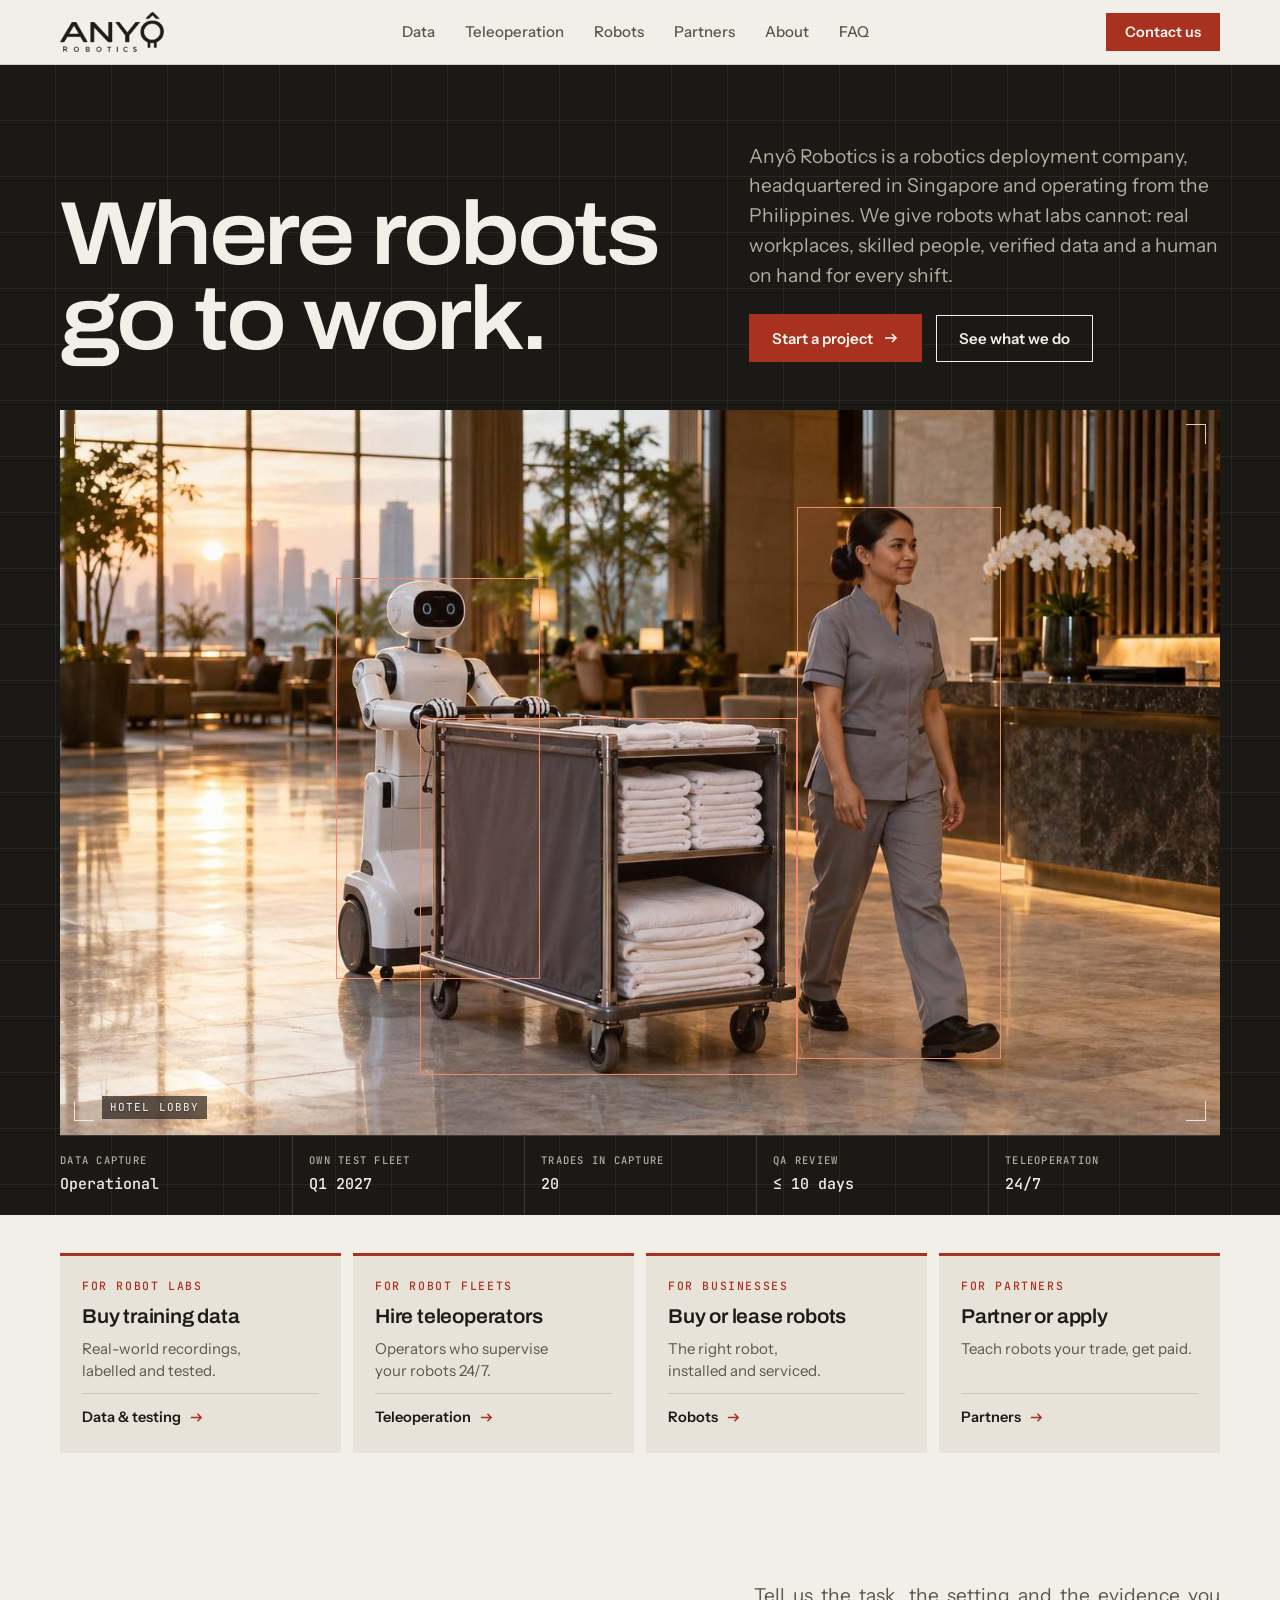
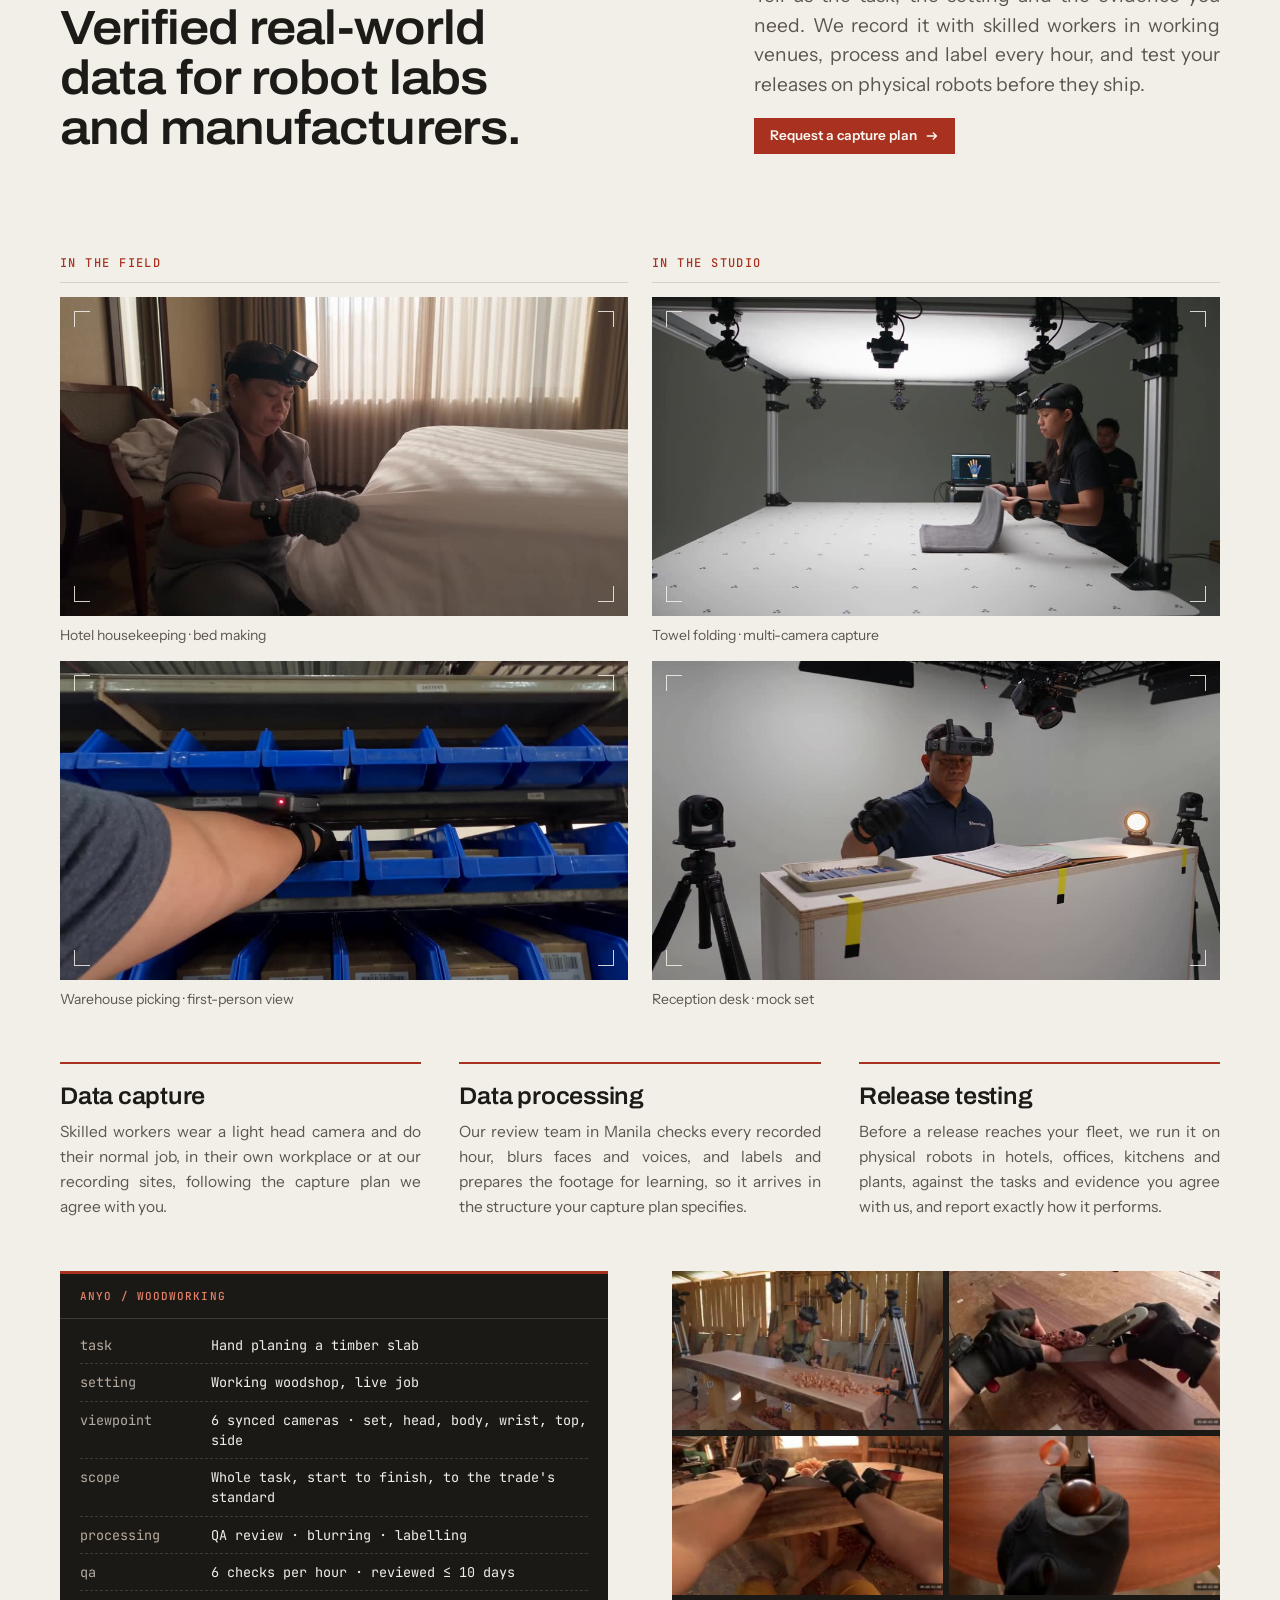
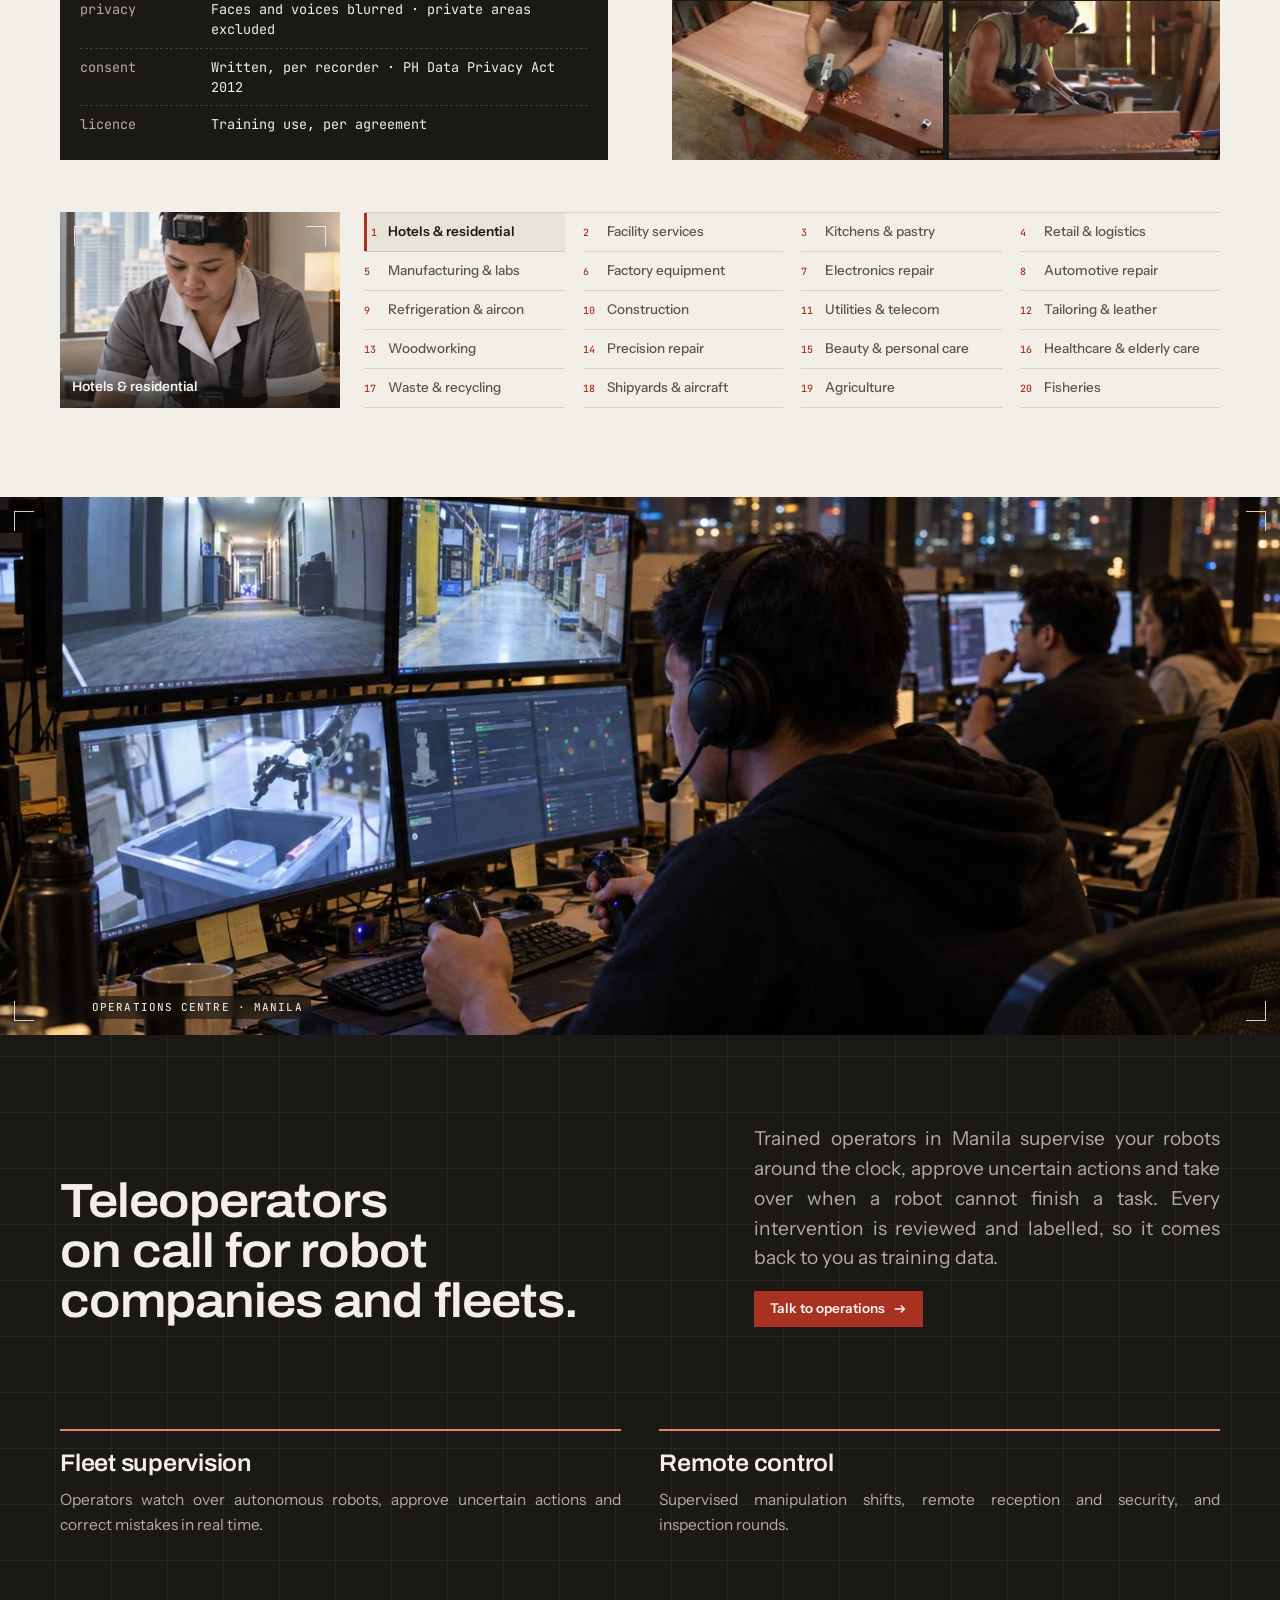
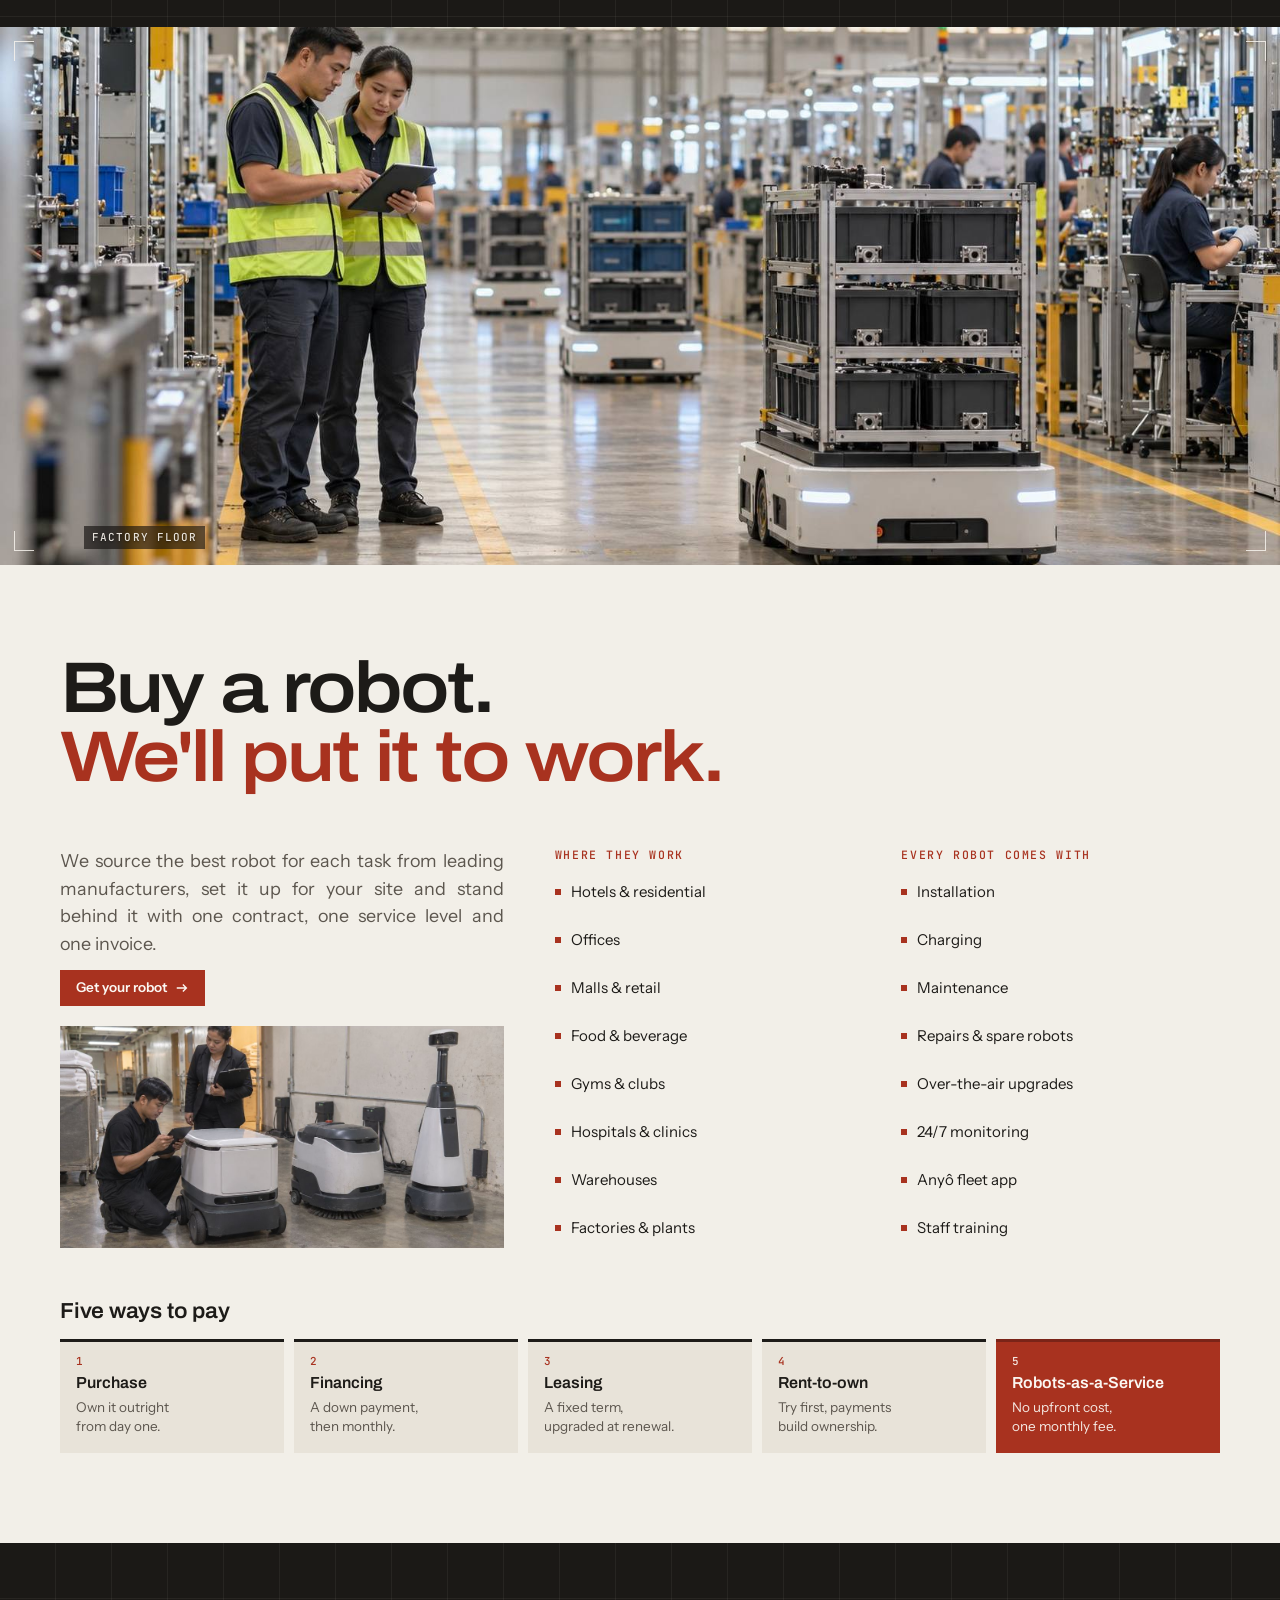
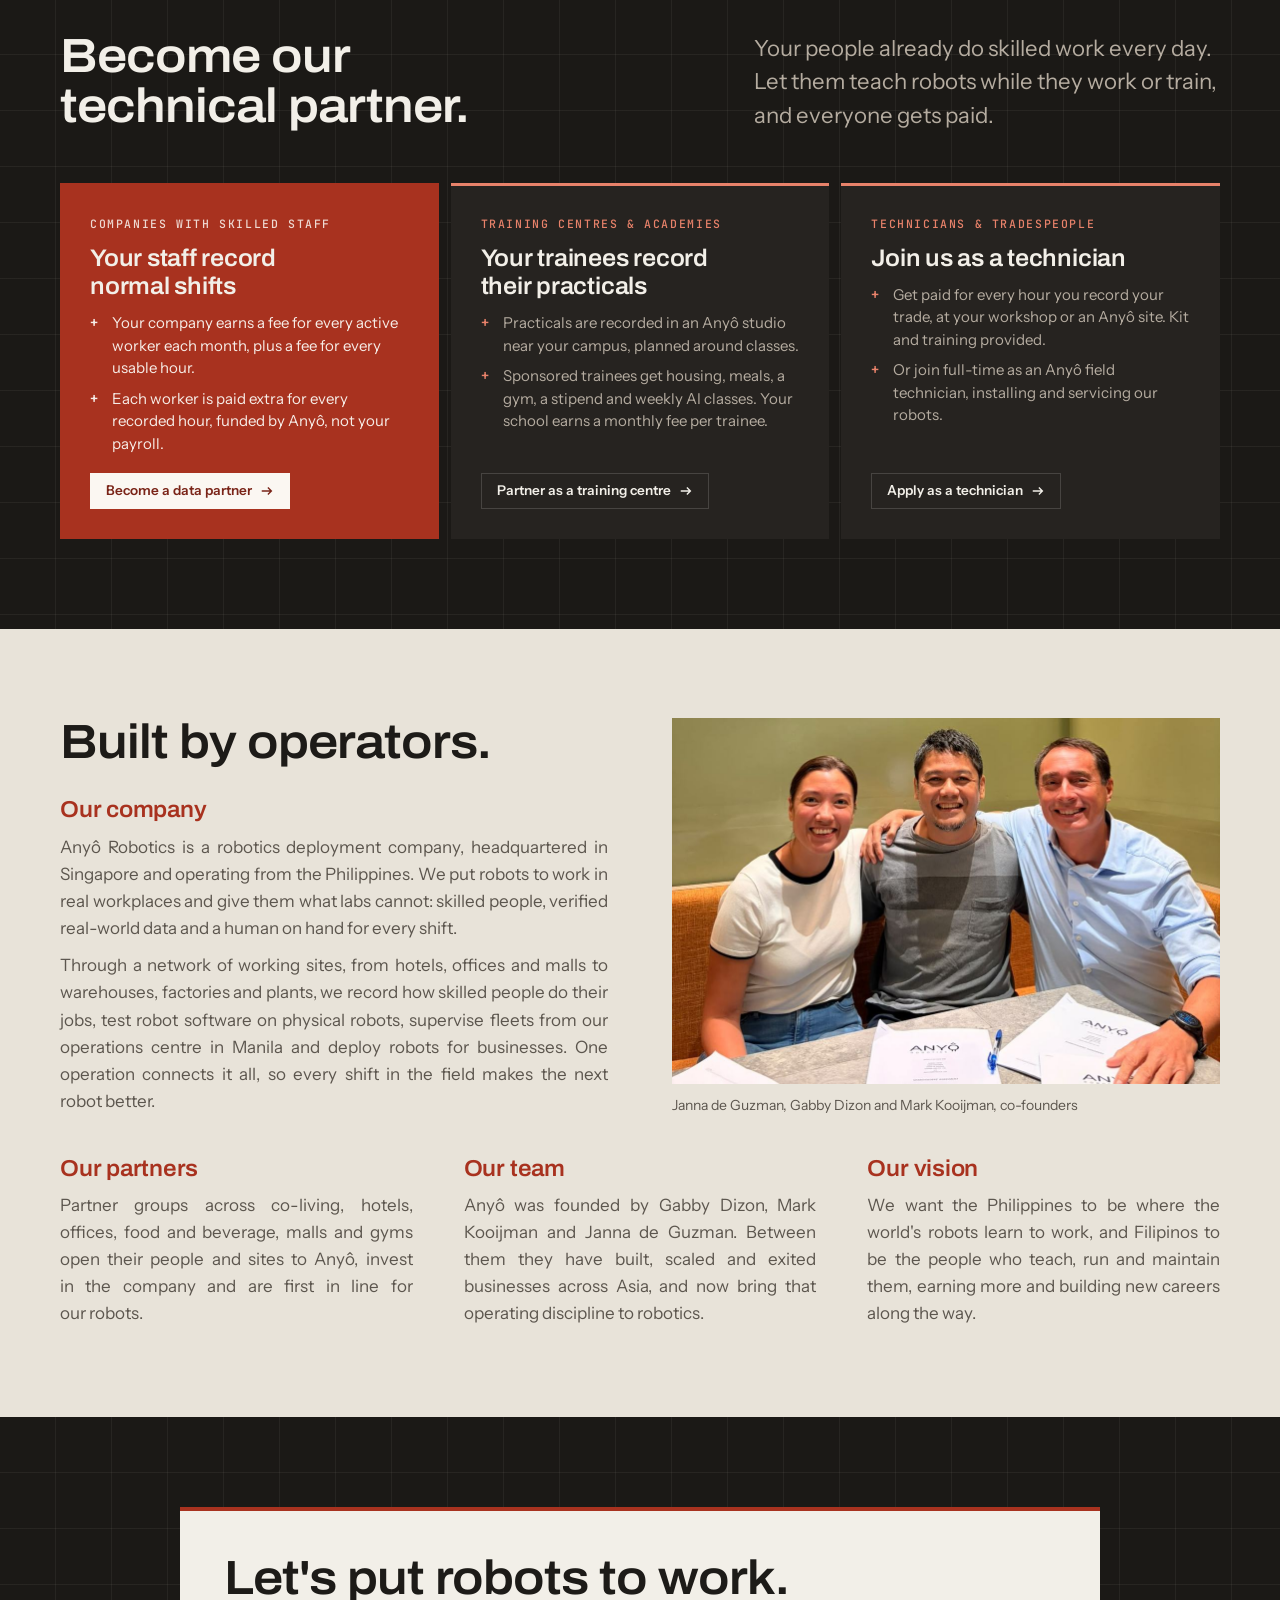
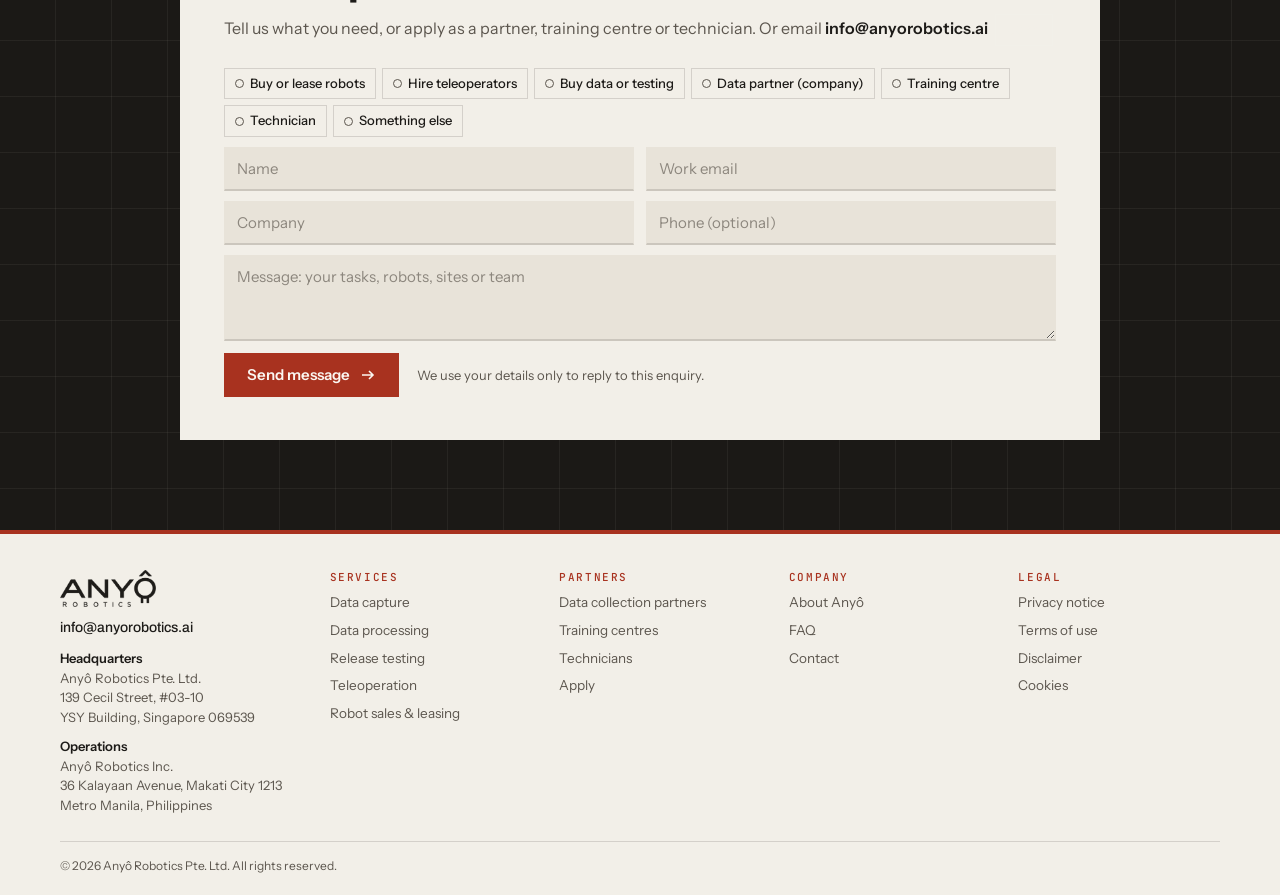
<file: index.html>
<!doctype html>
<html lang="en">
<head>
<meta charset="utf-8">
<meta name="viewport" content="width=device-width,initial-scale=1,viewport-fit=cover">
<title>Anyô Robotics · Where robots go to work</title>
<link rel="canonical" href="https://anyorobotics.ai/">
<link rel="icon" type="image/png" sizes="32x32" href="media/img-01.png">
<link rel="icon" type="image/x-icon" href="favicon.ico" sizes="48x48">
<link rel="apple-touch-icon" sizes="180x180" href="apple-touch-icon.png">
<link rel="manifest" href="site.webmanifest">
<meta name="theme-color" content="#1B1916">
<meta property="og:type" content="website">
<meta property="og:site_name" content="Anyô Robotics">
<meta property="og:url" content="https://anyorobotics.ai/">
<meta property="og:title" content="Anyô Robotics · Where robots go to work">
<meta property="og:description" content="Real-world data capture and processing, teleoperation and fleet services, and robots for business, run from the Philippines.">
<meta property="og:image" content="https://anyorobotics.ai/og-image.jpg">
<meta property="og:image:width" content="1200">
<meta property="og:image:height" content="630">
<meta property="og:image:alt" content="Anyô Robotics: Where robots go to work.">
<meta property="og:locale" content="en_US">
<meta name="twitter:card" content="summary_large_image">
<meta name="twitter:title" content="Anyô Robotics · Where robots go to work">
<meta name="twitter:description" content="Real-world data capture and processing, teleoperation and fleet services, and robots for business, run from the Philippines.">
<meta name="twitter:image" content="https://anyorobotics.ai/og-image.jpg">
<meta itemprop="name" content="Anyô Robotics · Where robots go to work">
<meta itemprop="description" content="Real-world data capture and processing, teleoperation and fleet services, and robots for business, run from the Philippines.">
<meta itemprop="image" content="https://anyorobotics.ai/wechat-300.jpg">
<meta name="description" content="Anyô Robotics: real-world data capture and processing, teleoperation and fleet services, and robots for business, operated from the Philippines.">
<link rel="preconnect" href="https://fonts.googleapis.com">
<link rel="preconnect" href="https://fonts.gstatic.com" crossorigin>
<link rel="stylesheet" href="https://fonts.googleapis.com/css2?family=Archivo:wdth,wght@62..125,300..800&family=Instrument+Sans:wght@400;500;600&family=JetBrains+Mono:wght@400;500&display=swap">
<link rel="stylesheet" href="styles.css">
</head>
<body>

<div style="display:none" aria-hidden="true"><img src="wechat-300.jpg" alt="" width="300" height="300"></div>

<svg width="0" height="0" style="position:absolute" aria-hidden="true">
  <symbol id="arr" viewBox="0 0 16 16"><path d="M2 8h11M9 4l4 4-4 4" fill="none" stroke="currentColor" stroke-width="1.6"/></symbol>
  <symbol id="plus" viewBox="0 0 14 14"><path d="M7 1v12M1 7h12" fill="none" stroke="currentColor" stroke-width="1.6"/></symbol>
</svg>

<header class="site" id="top">
  <div class="wrap">
    <a href="#top" aria-label="Anyô Robotics home"><img class="logo" src="media/img-02.png" alt="Anyô Robotics" width="568" height="217"></a>
    <nav class="links" id="nav" aria-label="Main">
      <a href="#data">Data</a>
      <a href="#teleoperation">Teleoperation</a>
      <a href="#robots">Robots</a>
      <a href="#partners">Partners</a>
      <a href="#about">About</a>
      <a href="faq.html">FAQ</a>
    </nav>
    <div class="head-right">
      <a class="btn btn-primary" href="#contact">Contact us</a>
      <button class="menu-btn" id="menuBtn" type="button" aria-expanded="false" aria-controls="nav" aria-label="Open menu"><svg viewBox="0 0 20 20"><path d="M2 5h16M2 10h16M2 15h16" fill="none" stroke="currentColor" stroke-width="1.6"/></svg></button>
    </div>
  </div>
</header>

<main>
<section class="hero grid-bg" aria-labelledby="hero-h">
  <div class="wrap">
    <div class="hero-top">
      <div class="left">
        <h1 id="hero-h">Where robots go to work.</h1>
      </div>
      <div class="hero-side">
        <p class="lede">Anyô Robotics is a robotics deployment company, headquartered in Singapore and operating from the Philippines. We give robots what labs cannot: real workplaces, skilled people, verified data and a human on hand for every shift.</p>
        <div class="hero-actions">
          <a class="btn btn-primary" href="#contact">Start a project <svg><use href="#arr"/></svg></a>
          <a class="btn btn-line" href="#data">See what we do</a>
        </div>
      </div>
    </div>
    <figure class="hud">
      <img src="media/img-01.jpg" alt="A service robot pushes a linen cart through a hotel lobby beside a housekeeper, with detection boxes drawn around each" width="1600" height="1000">
      <div class="box" style="left:23.8%;top:23.2%;width:17.6%;height:55.2%" aria-hidden="true"></div>
      <div class="box lb" style="left:31%;top:42.5%;width:32.5%;height:49.2%" aria-hidden="true"></div>
      <div class="box" style="left:63.5%;top:13.3%;width:17.6%;height:76.2%" aria-hidden="true"></div>
      <div class="chrome" aria-hidden="true"><i class="c c1"></i><i class="c c2"></i><i class="c c3"></i><i class="c c4"></i><span class="tl tl-bottom">Hotel lobby</span></div>
    </figure>
    <ul class="ticker" aria-label="Operating status">
      <li><span>Data capture</span><b>Operational</b></li>
      <li><span>Own test fleet</span><b>Q1 2027</b></li>
      <li><span>Trades in capture</span><b>20</b></li>
      <li><span>QA review</span><b>≤ 10 days</b></li>
      <li><span>Teleoperation</span><b>24/7</b></li>
    </ul>
  </div>
</section>

<section class="router" aria-label="Choose what you need">
  <div class="wrap">
    <ul class="route">
      <li><a href="#data"><span class="k">For robot labs</span><b>Buy training data</b><span class="d">Real-world recordings, labelled and tested.</span><span class="go">Data &amp; testing <svg><use href="#arr"/></svg></span></a></li>
      <li><a href="#teleoperation"><span class="k">For robot fleets</span><b>Hire teleoperators</b><span class="d">Operators who supervise your robots 24/7.</span><span class="go">Teleoperation <svg><use href="#arr"/></svg></span></a></li>
      <li><a href="#robots"><span class="k">For businesses</span><b>Buy or lease robots</b><span class="d">The right robot, installed and serviced.</span><span class="go">Robots <svg><use href="#arr"/></svg></span></a></li>
      <li><a href="#partners"><span class="k">For partners</span><b>Partner or apply</b><span class="d">Teach robots your trade, get paid.</span><span class="go">Partners <svg><use href="#arr"/></svg></span></a></li>
    </ul>
  </div>
</section>

<!-- DATA BUYERS -->
<section id="data" aria-labelledby="data-h">
  <div class="wrap stack">
    <div class="aud-head">
      <div class="left">
        <h2 id="data-h">Verified real-world data for robot labs and manufacturers.</h2>
      </div>
      <div class="ah-r"><p class="lede">Tell us the task, the setting and the evidence you need. We record it with skilled workers in working venues, process and label every hour, and test your releases on physical robots before they ship.</p><div class="mini-cta"><a class="btn btn-primary btn-sm" href="#contact" data-interest="data">Request a capture plan <svg><use href="#arr"/></svg></a></div></div>
    </div>
    <div class="reel">
      <div class="reel-grid">
        <div class="reel-col">
          <div class="reel-label"><b>In the field</b></div><div class="reel-swipe">
          <figure class="clip">
          <video src="media/video-01.mp4" poster="media/img-02.jpg" muted loop playsinline autoplay preload="auto" aria-label="Housekeeper in a working hotel room making a bed while wearing a head camera and wrist sensors"></video>
          <div class="chrome" aria-hidden="true"><i class="c c1"></i><i class="c c2"></i><i class="c c3"></i><i class="c c4"></i></div>
          <figcaption>Hotel housekeeping · bed making</figcaption>
        </figure>
          <figure class="clip">
          <video src="media/video-02.mp4" poster="media/img-03.jpg" muted loop playsinline autoplay preload="auto" aria-label="First-person view of a picker taking a parcel from a shelf bin and placing it in a cart"></video>
          <div class="chrome" aria-hidden="true"><i class="c c1"></i><i class="c c2"></i><i class="c c3"></i><i class="c c4"></i></div>
          <figcaption>Warehouse picking · first-person view</figcaption>
        </figure>
        </div>
        </div>
        <div class="reel-col">
          <div class="reel-label"><b>In the studio</b></div><div class="reel-swipe">
          <figure class="clip">
          <video src="media/video-03.mp4" poster="media/img-04.jpg" muted loop playsinline autoplay preload="auto" aria-label="Recorder folding a towel on a capture table surrounded by overhead cameras"></video>
          <div class="chrome" aria-hidden="true"><i class="c c1"></i><i class="c c2"></i><i class="c c3"></i><i class="c c4"></i></div>
          <figcaption>Towel folding · multi-camera capture</figcaption>
        </figure>
          <figure class="clip">
          <video src="media/video-04.mp4" poster="media/img-05.jpg" muted loop playsinline autoplay preload="auto" aria-label="Recorder with a head camera and sensor gloves handing items across a mock reception desk"></video>
          <div class="chrome" aria-hidden="true"><i class="c c1"></i><i class="c c2"></i><i class="c c3"></i><i class="c c4"></i></div>
          <figcaption>Reception desk · mock set</figcaption>
        </figure>
        </div>
        </div>
      </div>
    </div>
    <div class="cols">
      <div class="col hl"><h3>Data capture</h3><p>Skilled workers wear a light head camera and do their normal job, in their own workplace or at our recording sites, following the capture plan we agree with you.</p></div>
      <div class="col hl"><h3>Data processing</h3><p>Our review team in Manila checks every recorded hour, blurs faces and voices, and labels and prepares the footage for learning, so it arrives in the structure your capture plan specifies.</p></div>
      <div class="col hl"><h3>Release testing</h3><p>Before a release reaches your fleet, we run it on physical robots in hotels, offices, kitchens and plants, against the tasks and evidence you agree with us, and report exactly how it performs.</p></div>
    </div>
    <div class="side data-side">
      <div class="card">
        <div class="card-head"><b>anyo / woodworking</b></div>
        <dl>
          <div><dt>task</dt><dd>Hand planing a timber slab</dd></div>
          <div><dt>setting</dt><dd>Working woodshop, live job</dd></div>
          <div><dt>viewpoint</dt><dd>6 synced cameras · set, head, body, wrist, top, side</dd></div>
          <div><dt>scope</dt><dd>Whole task, start to finish, to the trade's standard</dd></div>
          <div><dt>processing</dt><dd>QA review · blurring · labelling</dd></div>
          <div><dt>qa</dt><dd>6 checks per hour · reviewed ≤ 10 days</dd></div>
          <div><dt>privacy</dt><dd>Faces and voices blurred · private areas excluded</dd></div>
          <div><dt>consent</dt><dd>Written, per recorder · PH Data Privacy Act 2012</dd></div>
          <div><dt>licence</dt><dd>Training use, per agreement</dd></div>
        </dl>
      </div>
      <div class="multicam" aria-label="One woodworking task recorded by six synced cameras"><video src="media/video-05.mp4" poster="media/img-06.jpg" muted loop playsinline autoplay preload="auto" aria-label="Set view of a carpenter planing a timber slab"></video><video src="media/video-06.mp4" poster="media/img-07.jpg" muted loop playsinline autoplay preload="auto" aria-label="Head camera view of the hand plane"></video><video src="media/video-07.mp4" poster="media/img-08.jpg" muted loop playsinline autoplay preload="auto" aria-label="Body camera view of both arms"></video><video src="media/video-08.mp4" poster="media/img-09.jpg" muted loop playsinline autoplay preload="auto" aria-label="Wrist camera view of the plane knob"></video><video src="media/video-09.mp4" poster="media/img-10.jpg" muted loop playsinline autoplay preload="auto" aria-label="Top view of the workbench"></video><video src="media/video-10.mp4" poster="media/img-11.jpg" muted loop playsinline autoplay preload="auto" aria-label="Side view of the carpenter"></video></div>
    </div>
    <div class="trades">
      
      <div class="explorer">
        <div class="ex-list" role="tablist" aria-label="Trades in capture"><button type="button" role="tab" aria-selected="true" tabindex="0" data-i="0"><span>1</span>Hotels &amp; residential</button><button type="button" role="tab" aria-selected="false" tabindex="-1" data-i="1"><span>2</span>Facility services</button><button type="button" role="tab" aria-selected="false" tabindex="-1" data-i="2"><span>3</span>Kitchens &amp; pastry</button><button type="button" role="tab" aria-selected="false" tabindex="-1" data-i="3"><span>4</span>Retail &amp; logistics</button><button type="button" role="tab" aria-selected="false" tabindex="-1" data-i="4"><span>5</span>Manufacturing &amp; labs</button><button type="button" role="tab" aria-selected="false" tabindex="-1" data-i="5"><span>6</span>Factory equipment</button><button type="button" role="tab" aria-selected="false" tabindex="-1" data-i="6"><span>7</span>Electronics repair</button><button type="button" role="tab" aria-selected="false" tabindex="-1" data-i="7"><span>8</span>Automotive repair</button><button type="button" role="tab" aria-selected="false" tabindex="-1" data-i="8"><span>9</span>Refrigeration &amp; aircon</button><button type="button" role="tab" aria-selected="false" tabindex="-1" data-i="9"><span>10</span>Construction</button><button type="button" role="tab" aria-selected="false" tabindex="-1" data-i="10"><span>11</span>Utilities &amp; telecom</button><button type="button" role="tab" aria-selected="false" tabindex="-1" data-i="11"><span>12</span>Tailoring &amp; leather</button><button type="button" role="tab" aria-selected="false" tabindex="-1" data-i="12"><span>13</span>Woodworking</button><button type="button" role="tab" aria-selected="false" tabindex="-1" data-i="13"><span>14</span>Precision repair</button><button type="button" role="tab" aria-selected="false" tabindex="-1" data-i="14"><span>15</span>Beauty &amp; personal care</button><button type="button" role="tab" aria-selected="false" tabindex="-1" data-i="15"><span>16</span>Healthcare &amp; elderly care</button><button type="button" role="tab" aria-selected="false" tabindex="-1" data-i="16"><span>17</span>Waste &amp; recycling</button><button type="button" role="tab" aria-selected="false" tabindex="-1" data-i="17"><span>18</span>Shipyards &amp; aircraft</button><button type="button" role="tab" aria-selected="false" tabindex="-1" data-i="18"><span>19</span>Agriculture</button><button type="button" role="tab" aria-selected="false" tabindex="-1" data-i="19"><span>20</span>Fisheries</button></div>
        <figure class="ex-view">
          <div class="ex-frame"><img src="media/img-12.jpg" alt="Hotels &amp; residential recorder at work with a head camera" width="720" height="900"><img src="media/img-13.jpg" alt="Facility services recorder at work with a head camera" hidden width="720" height="900"><img src="media/img-14.jpg" alt="Kitchens &amp; pastry recorder at work with a head camera" hidden width="720" height="900"><img src="media/img-15.jpg" alt="Retail &amp; logistics recorder at work with a head camera" hidden width="720" height="900"><img src="media/img-16.jpg" alt="Manufacturing &amp; labs recorder at work with a head camera" hidden width="720" height="900"><img src="media/img-17.jpg" alt="Factory equipment recorder at work with a head camera" hidden width="720" height="900"><img src="media/img-18.jpg" alt="Electronics repair recorder at work with a head camera" hidden width="720" height="900"><img src="media/img-19.jpg" alt="Automotive repair recorder at work with a head camera" hidden width="720" height="900"><img src="media/img-20.jpg" alt="Refrigeration &amp; aircon recorder at work with a head camera" hidden width="720" height="900"><img src="media/img-21.jpg" alt="Construction recorder at work with a head camera" hidden width="720" height="900"><img src="media/img-22.jpg" alt="Utilities &amp; telecom recorder at work with a head camera" hidden width="720" height="900"><img src="media/img-23.jpg" alt="Tailoring &amp; leather recorder at work with a head camera" hidden width="720" height="900"><img src="media/img-24.jpg" alt="Woodworking recorder at work with a head camera" hidden width="720" height="900"><img src="media/img-25.jpg" alt="Precision repair recorder at work with a head camera" hidden width="720" height="900"><img src="media/img-26.jpg" alt="Beauty &amp; personal care recorder at work with a head camera" hidden width="720" height="900"><img src="media/img-27.jpg" alt="Healthcare &amp; elderly care recorder at work with a head camera" hidden width="720" height="900"><img src="media/img-28.jpg" alt="Waste &amp; recycling recorder at work with a head camera" hidden width="720" height="900"><img src="media/img-29.jpg" alt="Shipyards &amp; aircraft recorder at work with a head camera" hidden width="720" height="900"><img src="media/img-30.jpg" alt="Agriculture recorder at work with a head camera" hidden width="720" height="900"><img src="media/img-31.jpg" alt="Fisheries recorder at work with a head camera" hidden width="720" height="900"><div class="chrome" aria-hidden="true"><i class="c c1"></i><i class="c c2"></i><i class="c c3"></i><i class="c c4"></i></div><figcaption class="ex-cap"><b id="exName">Hotels &amp; residential</b></figcaption></div>
        </figure>
      </div>
    </div>
  </div>
</section>

<!-- TELEOPERATION -->
<section class="dark grid-bg" id="teleoperation" aria-labelledby="ops-h" style="padding-top:0">
  <figure class="bleed"><img src="media/img-32.jpg" alt="Teleoperators at multi-screen stations in the Manila operations centre at night" width="1800" height="771"><div class="chrome" aria-hidden="true"><i class="c c1"></i><i class="c c2"></i><i class="c c3"></i><i class="c c4"></i><span class="tl tl-bottom">Operations centre · Manila</span></div></figure>
  <div class="wrap stack" style="padding-top:clamp(56px,7vw,96px)">
    <div class="aud-head">
      <div class="left">
        <h2 id="ops-h">Teleoperators on call for robot companies and fleets.</h2>
      </div>
      <div class="ah-r"><p class="lede">Trained operators in Manila supervise your robots around the clock, approve uncertain actions and take over when a robot cannot finish a task. Every intervention is reviewed and labelled, so it comes back to you as training data.</p><div class="mini-cta"><a class="btn btn-primary btn-sm" href="#contact" data-interest="teleop">Talk to operations <svg><use href="#arr"/></svg></a></div></div>
    </div>
    <div class="cols two">
      <div class="col hl"><h3>Fleet supervision</h3><p>Operators watch over autonomous robots, approve uncertain actions and correct mistakes in real time.</p></div>
      <div class="col hl"><h3>Remote control</h3><p>Supervised manipulation shifts, remote reception and security, and inspection rounds.</p></div>
    </div>
  </div>
</section>

<!-- ROBOTS -->
<section id="robots" aria-labelledby="rb-h" style="padding-top:0">
  <figure class="bleed"><img src="media/img-33.jpg" alt="Autonomous mobile robots carrying bins through a factory while two supervisors check a tablet" width="1800" height="771"><div class="chrome" aria-hidden="true"><i class="c c1"></i><i class="c c2"></i><i class="c c3"></i><i class="c c4"></i><span class="tl tl-bottom">Factory floor</span></div></figure>
  <div class="wrap stack" style="padding-top:clamp(56px,7vw,96px)">
    <div class="rb-head">
      <h2 id="rb-h" class="mega">Buy a robot.<br><span class="g">We'll put it to work.</span></h2>
    </div>
    <div class="rb-grid">
      <div class="rb-left"><p class="lede rb-lede">We source the best robot for each task from leading manufacturers, set it up for your site and stand behind it with one contract, one service level and one invoice.</p><div class="mini-cta"><a class="btn btn-primary btn-sm" href="#contact" data-interest="robots">Get your robot <svg><use href="#arr"/></svg></a></div><div class="rb-imgbox"><img class="rb-img" src="media/img-34.jpg" alt="A technician checks a delivery robot on a tablet beside a hotel manager, with a floor-scrubbing robot and a security robot ready in a back-of-house corridor" width="1100" height="733"></div></div>
      <div class="rb-tags">
        <div><span class="k">Where they work</span><ul class="tags"><li>Hotels &amp; residential</li><li>Offices</li><li>Malls &amp; retail</li><li>Food &amp; beverage</li><li>Gyms &amp; clubs</li><li>Hospitals &amp; clinics</li><li>Warehouses</li><li>Factories &amp; plants</li></ul></div>
        <div><span class="k">Every robot comes with</span><ul class="tags"><li>Installation</li><li>Charging</li><li>Maintenance</li><li>Repairs &amp; spare robots</li><li>Over-the-air upgrades</li><li>24/7 monitoring</li><li>Anyô fleet app</li><li>Staff training</li></ul></div>
      </div>
    </div>
    <div class="pay-block">
      <h3>Five ways to pay</h3>
      <ol class="paycards"><li><span class="n">1</span><b>Purchase</b><span>Own it outright from day one.</span></li><li><span class="n">2</span><b>Financing</b><span>A down payment, then monthly.</span></li><li><span class="n">3</span><b>Leasing</b><span>A fixed term, upgraded at renewal.</span></li><li><span class="n">4</span><b>Rent-to-own</b><span>Try first, payments build ownership.</span></li><li class="hot"><span class="n">5</span><b>Robots-as-a-Service</b><span>No upfront cost, one monthly fee.</span></li></ol>
    </div>
  </div>
</section>

<!-- PARTNERS -->
<section class="dark grid-bg" id="partners" aria-labelledby="pt-h">
  <div class="wrap">
    <div class="aud-head">
      <div class="left">
        <h2 id="pt-h">Become our technical partner.</h2>
      </div>
      <div class="ah-r"><p class="lede pt-lede">Your people already do skilled work every day. Let them teach robots while they work or train, and everyone gets paid.</p></div>
    </div>
    <div class="pt-row">
      <article class="pt-card" id="companies">
        <span class="k">Companies with skilled staff</span>
        <h3>Your staff record normal shifts</h3>
        <ul>
          <li>Your company earns a fee for every active worker each month, plus a fee for every usable hour.</li>
          <li>Each worker is paid extra for every recorded hour, funded by Anyô, not your payroll.</li>
        </ul>
        <a class="btn btn-primary btn-sm" href="#contact" data-interest="partner">Become a data partner <svg><use href="#arr"/></svg></a>
      </article>
      <article class="pt-card" id="training-centres">
        <span class="k">Training centres &amp; academies</span>
        <h3>Your trainees record their practicals</h3>
        <ul>
          <li>Practicals are recorded in an Anyô studio near your campus, planned around classes.</li>
          <li>Sponsored trainees get housing, meals, a gym, a stipend and weekly AI classes. Your school earns a monthly fee per trainee.</li>
        </ul>
        <a class="btn btn-line btn-sm" href="#contact" data-interest="training">Partner as a training centre <svg><use href="#arr"/></svg></a>
      </article>
      <article class="pt-card" id="technicians">
        <span class="k">Technicians &amp; tradespeople</span>
        <h3>Join us as a technician</h3>
        <ul>
          <li>Get paid for every hour you record your trade, at your workshop or an Anyô site. Kit and training provided.</li>
          <li>Or join full-time as an Anyô field technician, installing and servicing our robots.</li>
        </ul>
        <a class="btn btn-line btn-sm" href="#contact" data-interest="tech">Apply as a technician <svg><use href="#arr"/></svg></a>
      </article>
    </div>
  </div>
</section>

<!-- ABOUT -->
<section class="about" id="about" aria-labelledby="ab-h">
  <div class="wrap">
    <div class="about-grid">
      <div class="left">
        <h2 id="ab-h">Built by operators.</h2>
        <div class="ab-block">
          <h3>Our company</h3>
          <p>Anyô Robotics is a robotics deployment company, headquartered in Singapore and operating from the Philippines. We put robots to work in real workplaces and give them what labs cannot: skilled people, verified real-world data and a human on hand for every shift.</p>
          <p>Through a network of working sites, from hotels, offices and malls to warehouses, factories and plants, we record how skilled people do their jobs, test robot software on physical robots, supervise fleets from our operations centre in Manila and deploy robots for businesses. One operation connects it all, so every shift in the field makes the next robot better.</p>
        </div>
      </div>
      <figure><img src="media/img-36.jpg" alt="Co-founders Janna de Guzman, Gabby Dizon and Mark Kooijman" width="1100" height="733"><figcaption>Janna de Guzman, Gabby Dizon and Mark Kooijman, co-founders</figcaption></figure>
    </div>
    <div class="ab-row" lang="en">
      <div class="ab-block">
        <h3>Our partners</h3>
        <p>Partner groups across co-living, hotels, offices, food and beverage, malls and gyms open their people and sites to Anyô, invest in the company and are first in line for our robots.</p>
      </div>
      <div class="ab-block">
        <h3>Our team</h3>
        <p>Anyô was founded by Gabby Dizon, Mark Kooijman and Janna de Guzman. Between them they have built, scaled and exited businesses across Asia, and now bring that operating discipline to robotics.</p>
      </div>
      <div class="ab-block">
        <h3>Our vision</h3>
        <p>We want the Philippines to be where the world's robots learn to work, and Filipinos to be the people who teach, run and maintain them, earning more and building new careers along the way.</p>
      </div>
    </div>
  </div>
</section>

<!-- CONTACT -->
<section class="contact grid-bg" id="contact" aria-labelledby="ct-h">
  <div class="wrap">
    <div class="ct-box">
      <div class="ct-head">
        <h2 id="ct-h">Let's put robots to work.</h2>
        <p>Tell us what you need, or apply as a partner, training centre or technician. <span class="mail-inline">Or email <span class="addr" id="addr">info@anyorobotics.ai</span> <button class="copy" type="button" id="copyAddr">Copy</button></span></p>
      </div>
      <form id="enquiry" novalidate>
        <fieldset class="field full chips"><legend class="sr">What can we help with?</legend><div class="chip-row"><label class="chip"><input type="radio" name="interest-pick" value="robots"><span>Buy or lease robots</span></label><label class="chip"><input type="radio" name="interest-pick" value="teleop"><span>Hire teleoperators</span></label><label class="chip"><input type="radio" name="interest-pick" value="data"><span>Buy data or testing</span></label><label class="chip"><input type="radio" name="interest-pick" value="partner"><span>Data partner (company)</span></label><label class="chip"><input type="radio" name="interest-pick" value="training"><span>Training centre</span></label><label class="chip"><input type="radio" name="interest-pick" value="tech"><span>Technician</span></label><label class="chip"><input type="radio" name="interest-pick" value="other"><span>Something else</span></label></div><input type="hidden" id="f-interest" name="interest"></fieldset>
        <div class="field"><label class="sr" for="f-name">Name</label><input id="f-name" name="name" autocomplete="name" placeholder="Name" required></div>
        <div class="field"><label class="sr" for="f-email">Work email</label><input id="f-email" name="email" type="email" autocomplete="email" placeholder="Work email" required></div>
        <div class="field"><label class="sr" for="f-company" id="l-company">Company</label><input id="f-company" name="company" autocomplete="organization" placeholder="Company" required></div>
        <div class="field"><label class="sr" for="f-phone">Phone <span class="opt">(optional)</span></label><input id="f-phone" name="phone" type="tel" autocomplete="tel" placeholder="Phone (optional)"></div>
        <div class="field" id="w-detail" hidden><label class="sr" for="f-detail" id="l-detail">Programmes offered</label><input id="f-detail" name="detail"></div>
        <div class="field" id="w-loc" hidden><label class="sr" for="f-loc" id="l-loc">Campus location</label><input id="f-loc" name="location"></div>
        <div class="field full msg"><label class="sr" for="f-msg">Message</label><textarea id="f-msg" name="message" rows="3" placeholder="Message: your tasks, robots, sites or team"></textarea></div>
        <div class="form-foot"><button class="btn btn-primary btn-send" type="submit">Send message <svg><use href="#arr"/></svg></button><small>We use your details only to reply to this enquiry.</small></div>
        <p class="err" id="formErr" hidden></p>
        <div class="form-note" id="formNote" hidden></div>
      </form>
    </div>
  </div>
</section>
</main>

<footer class="site-foot">
  <div class="wrap">
    <div class="foot-top">
      <div class="foot-brand">
        <img class="logo" src="media/img-02.png" alt="Anyô Robotics" width="568" height="217">
        <p class="foot-mail">info@anyorobotics.ai</p>
        <p class="foot-addr"><b>Headquarters</b><br>Anyô Robotics Pte. Ltd.<br>139 Cecil Street, #03-10<br>YSY Building, Singapore 069539</p>
        <p class="foot-addr"><b>Operations</b><br>Anyô Robotics Inc.<br>36 Kalayaan Avenue, Makati City 1213<br>Metro Manila, Philippines</p>
      </div>
      <nav class="foot-col" aria-label="Services"><h4>Services</h4><a href="#data">Data capture</a><a href="#data">Data processing</a><a href="#data">Release testing</a><a href="#teleoperation">Teleoperation</a><a href="#robots">Robot sales &amp; leasing</a></nav>
      <nav class="foot-col" aria-label="Partners"><h4>Partners</h4><a href="#companies">Data collection partners</a><a href="#training-centres">Training centres</a><a href="#technicians">Technicians</a><a href="#contact" data-interest="partner">Apply</a></nav>
      <nav class="foot-col" aria-label="Company"><h4>Company</h4><a href="#about">About Anyô</a><a href="faq.html">FAQ</a><a href="#contact">Contact</a></nav>
      <nav class="foot-col" aria-label="Legal"><h4>Legal</h4><a href="#legal-privacy" data-legal>Privacy notice</a><a href="#legal-terms" data-legal>Terms of use</a><a href="#legal-disclaimer" data-legal>Disclaimer</a><a href="#legal-cookies" data-legal>Cookies</a></nav>
    </div>

    <div class="fine">
      <span>© 2026 Anyô Robotics Pte. Ltd. All rights reserved.</span>
    </div>
  </div>
</footer>
<div class="modal" id="legalModal" hidden>
  <div class="modal-box" role="dialog" aria-modal="true" aria-labelledby="legalTitle" tabindex="-1">
    <div class="modal-head"><h3 id="legalTitle">Legal</h3><button class="modal-x" type="button" id="legalClose" aria-label="Close">×</button></div>
    <div class="modal-body legal-body" id="legalBody"></div>
  </div>
</div>
<template id="tpl-privacy" data-title="Privacy notice"><p><b>Who we are.</b> This website is operated by Anyô Robotics Pte. Ltd. (Singapore) together with Anyô Robotics Inc. (Philippines) ("Anyô", "we", "us"). We are responsible for the personal data described in this notice.</p>
        <p><b>What we collect here.</b> The details you submit through the enquiry and application form: your name, company or employer, work email, phone number, message, and any application details such as your trade, programmes or location. We do not use advertising or analytics cookies on this website.</p>
        <p><b>Why we use it.</b> To reply to your enquiry or application, to assess a possible commercial, partnership, training or employment relationship, and to keep records of our business correspondence. We rely on your consent and on our legitimate interest in responding to you.</p>
        <p><b>Training recordings.</b> Personal data in training recordings is collected only from people who have given written consent, under a separate notice given to each recorder and, for trainees aged 16–17, also signed by a parent or guardian. Faces and voices are blurred before recordings leave our review team.</p>
        <p><b>Sharing.</b> We share personal data only within our group and with service providers who help us run our business, under contracts that protect it. We do not sell personal data. Where data is transferred between the Philippines, Singapore and other countries, we apply safeguards that meet applicable law.</p>
        <p><b>Retention.</b> We keep personal data only for as long as needed for the purpose it was collected for, or as required by law.</p>
        <p><b>Your rights.</b> Subject to applicable law, including the Philippine Data Privacy Act of 2012 and Singapore's Personal Data Protection Act 2012, you may ask to access, correct, object to the processing of, or erase your personal data, and to withdraw consent. You may also complain to the National Privacy Commission (Philippines) or the Personal Data Protection Commission (Singapore).</p>
        <p><b>Contact.</b> For any privacy request, email info@anyorobotics.ai or write to our headquarters address shown in the Contact section.</p></template>
<template id="tpl-terms" data-title="Terms of use"><p><b>Use of this website.</b> This website is provided by Anyô Robotics Pte. Ltd. for general information. By using it, you agree to these terms.</p>
        <p><b>No offer.</b> Nothing on this website is an offer, solicitation or recommendation to buy or sell any securities, products or services, and nothing on it forms part of any contract. Any engagement with Anyô is subject to definitive written agreements.</p>
        <p><b>Intellectual property.</b> The content, design, logo and trademarks on this website belong to Anyô or its licensors. You may view and print pages for your own non-commercial use. Any other copying, distribution or reuse requires our prior written permission.</p>
        <p><b>No warranty.</b> The website is provided "as is". We do not warrant that it is accurate, complete, up to date or available without interruption, and we may change it at any time without notice.</p>
        <p><b>Limitation of liability.</b> To the fullest extent permitted by law, Anyô is not liable for any loss or damage arising from the use of, or reliance on, this website or any linked website.</p>
        <p><b>Governing law.</b> These terms are governed by the laws of Singapore, and the courts of Singapore have non-exclusive jurisdiction over any dispute arising from them.</p></template>
<template id="tpl-disclaimer" data-title="Disclaimer"><p>Figures, timelines and service descriptions on this website are indicative. They are based on current plans and on third-party sources believed to be reliable, and may change without notice. No representation or warranty, express or implied, is given as to their accuracy or completeness.</p>
        <p>Forward-looking statements, including planned fleet activation, deployments and markets, reflect current expectations and involve risks and uncertainties. Actual results may differ materially.</p>
        <p>Images on this website are for illustration only and may not depict actual Anyô sites, staff, customers or products. Third-party names and trademarks belong to their respective owners, and their use does not imply endorsement.</p></template>
<template id="tpl-cookies" data-title="Cookies"><p>This website does not set advertising, tracking or analytics cookies. Fonts are loaded from Google Fonts, which receives your IP address in order to deliver them. If we add analytics in future, we will update this notice and ask for your consent where the law requires it.</p></template>


<script>
/* CONTACT FORM SETTINGS
   CONTACT_EMAIL: where enquiries go.
   FORM_ENDPOINT: leave empty and the form opens the visitor's email app, addressed to CONTACT_EMAIL.
   To have messages sent straight from the page instead, create a free form at https://formspree.io
   (using info@anyorobotics.ai) and paste its address here, e.g. 'https://formspree.io/f/abcdwxyz'. */
var CONTACT_EMAIL='info@anyorobotics.ai';
var FORM_ENDPOINT='https://formspree.io/f/moejgblw';
</script>
<script>
(function(){
  var clocks=document.querySelectorAll('[data-clock]');
  function tick(){var t;try{t=new Date().toLocaleTimeString('en-GB',{timeZone:'Asia/Manila',hour12:false});}catch(e){return;}clocks.forEach(function(c){c.textContent=t;});}
  tick();setInterval(tick,1000);
  var vids=[].slice.call(document.querySelectorAll('.clip video')),rt=document.getElementById('reelToggle'),paused=false;
  var reduce=window.matchMedia&&matchMedia('(prefers-reduced-motion: reduce)').matches;
  function setPaused(p){paused=p;vids.forEach(function(v){if(p){v.pause();}else{var r=v.play();if(r&&r.catch)r.catch(function(){});}});if(rt){rt.textContent=p?'Play clips':'Pause clips';rt.setAttribute('aria-pressed',p);}}
  if(reduce){vids.forEach(function(v){v.removeAttribute('autoplay');v.pause();});setPaused(true);}
  if(rt)rt.addEventListener('click',function(){setPaused(!paused);});
  if('IntersectionObserver' in window){var io=new IntersectionObserver(function(es){es.forEach(function(e){if(paused)return;if(e.isIntersecting){var r=e.target.play();if(r&&r.catch)r.catch(function(){});}else{e.target.pause();}});},{threshold:.2});vids.forEach(function(v){io.observe(v);});}
  var exBtns=[].slice.call(document.querySelectorAll('.ex-list button')),exImgs=[].slice.call(document.querySelectorAll('.ex-frame img'));
  function exPick(i,focus){exBtns.forEach(function(b,j){var on=j===i;b.setAttribute('aria-selected',on);b.tabIndex=on?0:-1;exImgs[j].hidden=!on;});document.getElementById('exName').textContent=exBtns[i].childNodes[1].textContent;if(focus)exBtns[i].focus();}
  exBtns.forEach(function(b,i){b.addEventListener('click',function(){exPick(i);});b.addEventListener('mouseenter',function(){if(matchMedia('(hover:hover)').matches)exPick(i);});b.addEventListener('keydown',function(e){var d=(e.key==='ArrowDown'||e.key==='ArrowRight')?1:(e.key==='ArrowUp'||e.key==='ArrowLeft')?-1:0;if(d){e.preventDefault();exPick((i+d+exBtns.length)%exBtns.length,true);}});});
  var head=document.querySelector('header.site'),btn=document.getElementById('menuBtn');
  btn.addEventListener('click',function(){var o=head.classList.toggle('open');btn.setAttribute('aria-expanded',o);btn.setAttribute('aria-label',o?'Close menu':'Open menu');});
  document.querySelectorAll('#nav a').forEach(function(a){a.addEventListener('click',function(){head.classList.remove('open');btn.setAttribute('aria-expanded','false');});});
  var sel=document.getElementById('f-interest');
  var FORM={training:{company:'Training centre',detail:'Programmes offered',loc:'Campus location'},tech:{company:'Current employer <span class="opt">(optional)</span>',detail:'Trade and years of experience',loc:'City or province'}};
  function shape(){var f=FORM[sel.value];document.getElementById('w-detail').hidden=!f;document.getElementById('w-loc').hidden=!f;document.getElementById('l-company').innerHTML=f?f.company:'Company';if(f){document.getElementById('l-detail').textContent=f.detail;document.getElementById('l-loc').textContent=f.loc;document.getElementById('f-detail').placeholder=f.detail;document.getElementById('f-loc').placeholder=f.loc;}document.getElementById('f-company').placeholder=f?f.company.replace(/<[^>]+>/g,'').trim():'Company';}
  document.querySelectorAll('#enquiry input,#enquiry textarea').forEach(function(x){x.addEventListener('input',function(){x.removeAttribute('aria-invalid');});});
  var picks=[].slice.call(document.querySelectorAll('input[name="interest-pick"]'));
  function setInterest(v){sel.value=v;picks.forEach(function(r){r.checked=r.value===v;});document.querySelector('.chips').classList.remove('invalid');shape();}
  picks.forEach(function(r){r.addEventListener('change',function(){if(r.checked)setInterest(r.value);});});
  var modal=document.getElementById('legalModal'),mBody=document.getElementById('legalBody'),mTitle=document.getElementById('legalTitle'),lastFocus=null;
  function openLegal(k){var t=document.getElementById('tpl-'+k);if(!t)return;mTitle.textContent=t.getAttribute('data-title');mBody.innerHTML='';mBody.appendChild(t.content.cloneNode(true));lastFocus=document.activeElement;modal.hidden=false;document.body.classList.add('modal-open');mBody.scrollTop=0;modal.querySelector('.modal-box').focus();}
  function closeLegal(){modal.hidden=true;document.body.classList.remove('modal-open');if(lastFocus)lastFocus.focus();}
  document.querySelectorAll('[data-legal]').forEach(function(a){a.addEventListener('click',function(e){e.preventDefault();openLegal(a.getAttribute('href').replace('#legal-',''));});});
  document.getElementById('legalClose').addEventListener('click',closeLegal);
  modal.addEventListener('click',function(e){if(e.target===modal)closeLegal();});
  document.addEventListener('keydown',function(e){if(e.key==='Escape'&&!modal.hidden)closeLegal();});
  document.querySelectorAll('[data-interest]').forEach(function(a){a.addEventListener('click',function(){setInterest(a.getAttribute('data-interest'));});});
  var cb=document.getElementById('copyAddr');
  cb.addEventListener('click',function(){
    var addr='info@anyorobotics.ai';
    var fb=function(){var r=document.createRange();r.selectNodeContents(document.getElementById('addr'));var s=getSelection();s.removeAllRanges();s.addRange(r);cb.textContent='Selected';};
    try{navigator.clipboard.writeText(addr).then(function(){cb.textContent='Copied';setTimeout(function(){cb.textContent='Copy';},1600);},fb);}catch(e){fb();}
  });
  var form=document.getElementById('enquiry'),err=document.getElementById('formErr'),note=document.getElementById('formNote');
  form.addEventListener('submit',function(e){
    e.preventDefault();
    var miss=[];
    var req=[['f-interest','what you are looking for'],['f-name','name'],['f-email','email']];if(sel.value!=='tech')req.push(['f-company','company']);if(sel.value==='training'||sel.value==='tech')req.push(['f-detail',sel.value==='tech'?'trade and experience':'programmes']);req.forEach(function(p){if(!document.getElementById(p[0]).value.trim())miss.push(p[1]);});
    document.querySelectorAll('form [aria-invalid]').forEach(function(x){x.removeAttribute('aria-invalid');});document.querySelector('.chips').classList.toggle('invalid',!sel.value);req.forEach(function(p){var f=document.getElementById(p[0]);if(f.type!=='hidden'&&!f.value.trim())f.setAttribute('aria-invalid','true');});if(miss.length){err.textContent='Please fill in: '+miss.join(', ')+'.';err.hidden=false;note.hidden=true;return;}
    if(!/^[^\s@]+@[^\s@]+\.[^\s@]+$/.test(document.getElementById('f-email').value.trim())){err.textContent='Please enter a valid work email, like name@company.com.';err.hidden=false;note.hidden=true;return;}
    err.hidden=true;
    var g=function(id){var x=document.getElementById(id);return x?x.value.trim():'';};
    var pick=document.querySelector('input[name="interest-pick"]:checked');
    var topicLabel=pick?pick.nextElementSibling.textContent:'';
    var data={_subject:'Website enquiry: '+(topicLabel||'General'),topic:topicLabel,name:g('f-name'),email:g('f-email'),company:g('f-company'),phone:g('f-phone'),detail:g('f-detail'),location:g('f-loc'),message:g('f-msg')};
    if(FORM_ENDPOINT){
      note.innerHTML='Sending…';note.hidden=false;
      fetch(FORM_ENDPOINT,{method:'POST',headers:{'Content-Type':'application/json','Accept':'application/json'},body:JSON.stringify(data)})
        .then(function(r){if(!r.ok)throw new Error(r.status);note.innerHTML='<b>Thank you.</b> Your message has been sent. We\'ll be in touch shortly.';form.reset();setInterest('');})
        .catch(function(){note.innerHTML='<b>Sorry, that didn\'t send.</b> Please email us at '+CONTACT_EMAIL+'.';});
      return;
    }
    var body='What I need: '+data.topic+'\nName: '+data.name+'\nCompany: '+data.company+'\nEmail: '+data.email+(data.phone?'\nPhone: '+data.phone:'')+(data.detail?'\nDetails: '+data.detail:'')+(data.location?'\nLocation: '+data.location:'')+'\n\n'+data.message;
    window.location.href='mailto:'+CONTACT_EMAIL+'?subject='+encodeURIComponent('Website enquiry: '+data.topic)+'&body='+encodeURIComponent(body);
    note.innerHTML='Your email app should now open with your message ready to send to '+CONTACT_EMAIL+'. If it doesn\'t, please email us directly.';
    note.hidden=false;
  });
})();
</script>
<script>(function(){var v=[].slice.call(document.querySelectorAll('.multicam video'));if(!v.length)return;var go=function(){v.forEach(function(x){try{x.currentTime=0;x.play();}catch(e){}});};var n=0;v.forEach(function(x){if(x.readyState>=3)n++;else x.addEventListener('canplay',function(){if(++n===v.length)go();},{once:true});});if(n===v.length)go();v[0].addEventListener('seeked',function(){});v[0].addEventListener('timeupdate',function(){var t=v[0].currentTime;v.slice(1).forEach(function(x){if(Math.abs(x.currentTime-t)>0.25&&t>0.3)x.currentTime=t;});});})();</script>


</body>
</html>
</file>
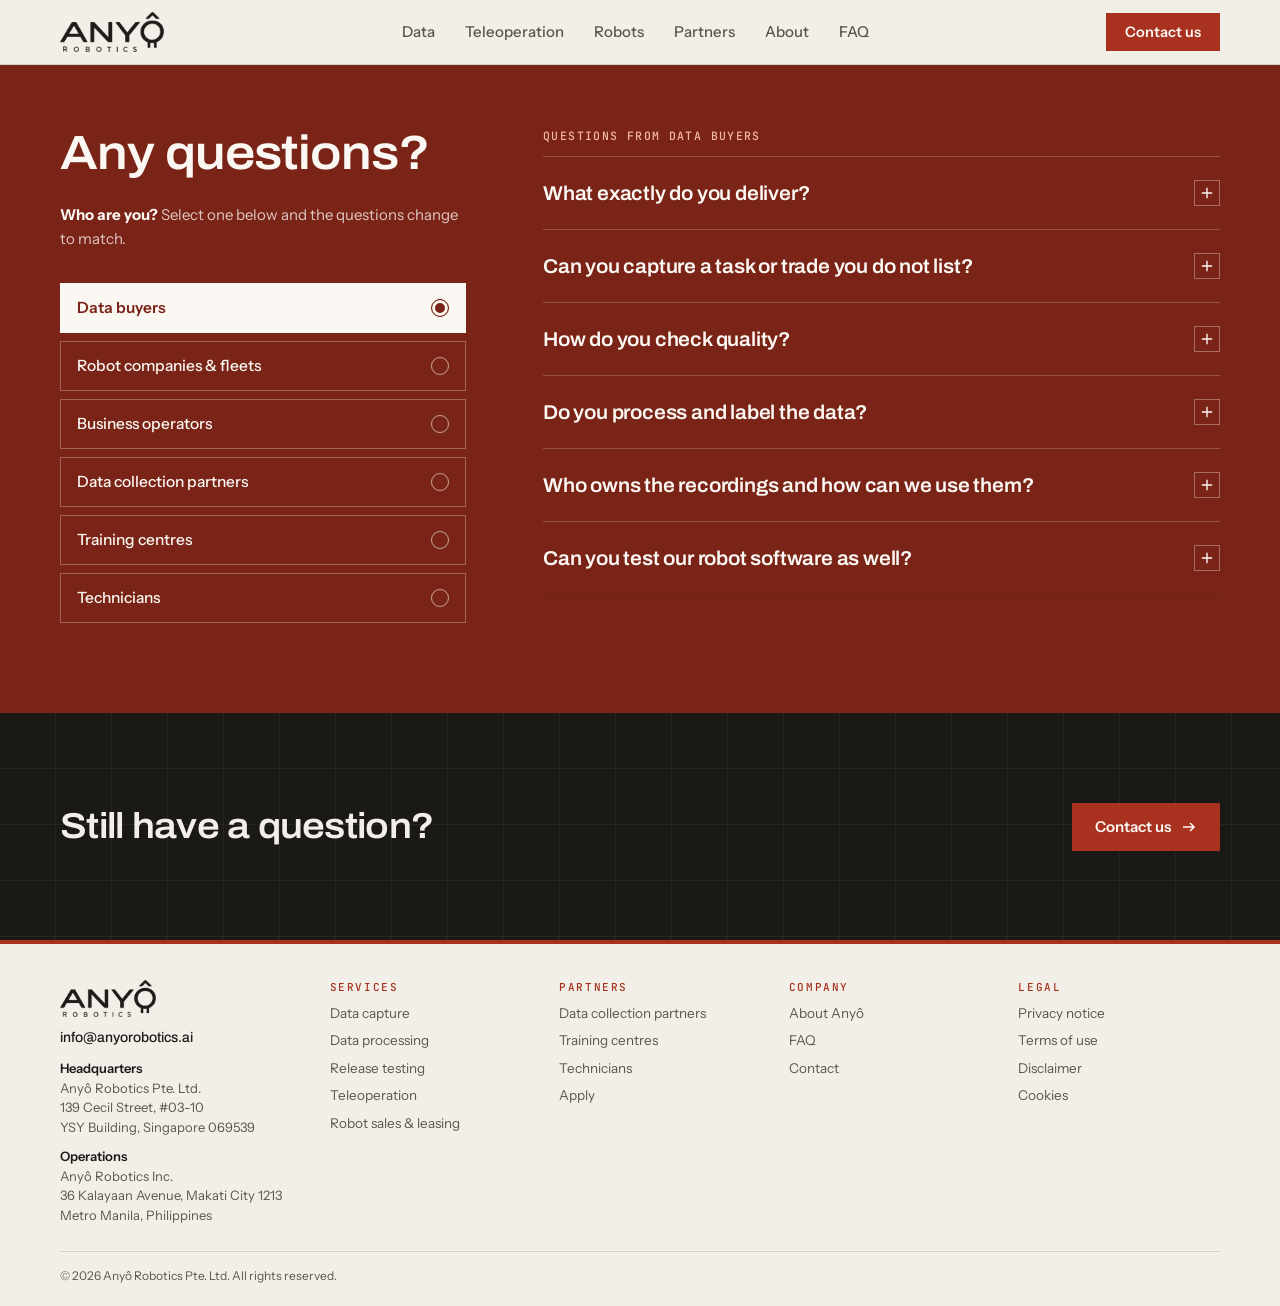
<file: faq.html>
<!doctype html>
<html lang="en">
<head>
<meta charset="utf-8">
<meta name="viewport" content="width=device-width,initial-scale=1,viewport-fit=cover">
<title>FAQ · Anyô Robotics</title>
<link rel="canonical" href="https://anyorobotics.ai/faq.html">
<link rel="icon" type="image/png" sizes="32x32" href="media/img-01.png">
<link rel="icon" type="image/x-icon" href="favicon.ico" sizes="48x48">
<link rel="apple-touch-icon" sizes="180x180" href="apple-touch-icon.png">
<link rel="manifest" href="site.webmanifest">
<meta name="theme-color" content="#1B1916">
<meta property="og:type" content="website">
<meta property="og:site_name" content="Anyô Robotics">
<meta property="og:url" content="https://anyorobotics.ai/faq.html">
<meta property="og:title" content="Anyô Robotics · Where robots go to work">
<meta property="og:description" content="Real-world data capture and processing, teleoperation and fleet services, and robots for business, run from the Philippines.">
<meta property="og:image" content="https://anyorobotics.ai/og-image.jpg">
<meta property="og:image:width" content="1200">
<meta property="og:image:height" content="630">
<meta property="og:image:alt" content="Anyô Robotics: Where robots go to work.">
<meta property="og:locale" content="en_US">
<meta name="twitter:card" content="summary_large_image">
<meta name="twitter:title" content="Anyô Robotics · Where robots go to work">
<meta name="twitter:description" content="Real-world data capture and processing, teleoperation and fleet services, and robots for business, run from the Philippines.">
<meta name="twitter:image" content="https://anyorobotics.ai/og-image.jpg">
<meta itemprop="name" content="Anyô Robotics · Where robots go to work">
<meta itemprop="description" content="Real-world data capture and processing, teleoperation and fleet services, and robots for business, run from the Philippines.">
<meta itemprop="image" content="https://anyorobotics.ai/wechat-300.jpg">
<meta name="description" content="Anyô Robotics: real-world data capture and processing, teleoperation and fleet services, and robots for business, operated from the Philippines.">
<link rel="preconnect" href="https://fonts.googleapis.com">
<link rel="preconnect" href="https://fonts.gstatic.com" crossorigin>
<link rel="stylesheet" href="https://fonts.googleapis.com/css2?family=Archivo:wdth,wght@62..125,300..800&family=Instrument+Sans:wght@400;500;600&family=JetBrains+Mono:wght@400;500&display=swap">
<link rel="stylesheet" href="styles.css">
</head>
<body>
<svg width="0" height="0" style="position:absolute" aria-hidden="true">
  <symbol id="arr" viewBox="0 0 16 16"><path d="M2 8h11M9 4l4 4-4 4" fill="none" stroke="currentColor" stroke-width="1.6"/></symbol>
  <symbol id="plus" viewBox="0 0 14 14"><path d="M7 1v12M1 7h12" fill="none" stroke="currentColor" stroke-width="1.6"/></symbol>
</svg>

<header class="site">
  <div class="wrap">
    <a href="index.html" aria-label="Anyô Robotics home"><img class="logo" src="media/img-02.png" alt="Anyô Robotics" width="568" height="217"></a>
    <nav class="links" id="nav" aria-label="Main">
      <a href="index.html#data">Data</a>
      <a href="index.html#teleoperation">Teleoperation</a>
      <a href="index.html#robots">Robots</a>
      <a href="index.html#partners">Partners</a>
      <a href="index.html#about">About</a>
      <a href="faq.html" aria-current="page">FAQ</a>
    </nav>
    <div class="head-right">
      <a class="btn btn-primary" href="index.html#contact">Contact us</a>
      <button class="menu-btn" id="menuBtn" type="button" aria-expanded="false" aria-controls="nav" aria-label="Open menu"><svg viewBox="0 0 20 20"><path d="M2 5h16M2 10h16M2 15h16" fill="none" stroke="currentColor" stroke-width="1.6"/></svg></button>
    </div>
  </div>
</header>

<main>
<!-- FAQ -->
<section class="faq-band faq-page" id="faq" aria-labelledby="fq-h">
  <div class="wrap">
  <div class="faq-grid">
    <div class="left">
      <h2 id="fq-h">Any questions?</h2>
      <p class="faq-hint"><b>Who are you?</b> Select one below and the questions change to match.</p>
      <div class="faq-tabs" role="tablist" aria-label="Choose your audience"><button type="button" role="tab" id="tab-buyers" aria-controls="faq-buyers" aria-selected="true" tabindex="0">Data buyers</button><button type="button" role="tab" id="tab-fleets" aria-controls="faq-fleets" aria-selected="false" tabindex="-1">Robot companies &amp; fleets</button><button type="button" role="tab" id="tab-operators" aria-controls="faq-operators" aria-selected="false" tabindex="-1">Business operators</button><button type="button" role="tab" id="tab-partners" aria-controls="faq-partners" aria-selected="false" tabindex="-1">Data collection partners</button><button type="button" role="tab" id="tab-training" aria-controls="faq-training" aria-selected="false" tabindex="-1">Training centres</button><button type="button" role="tab" id="tab-tech" aria-controls="faq-tech" aria-selected="false" tabindex="-1">Technicians</button></div>
    </div>
    <div>
<div class="faq-panel" role="tabpanel" id="faq-buyers" aria-labelledby="tab-buyers"><p class="faq-panel-head">Questions from data buyers</p><details><summary>What exactly do you deliver?<span class="pm"><svg><use href="#plus"/></svg></span></summary><p>Egocentric video of whole tasks, recorded on real shifts from a head camera and chest rig, in working venues or at our recording sites. Footage is blurred, checked hour by hour and delivered against the capture plan we agree with you, with recorder consent on file and a licence for training use.</p></details><details><summary>Can you capture a task or trade you do not list?<span class="pm"><svg><use href="#plus"/></svg></span></summary><p>Yes. Most projects start from a custom capture plan. Send us the task, the setting and the evidence you need. We add new trades on request every month.</p></details><details><summary>How do you check quality?<span class="pm"><svg><use href="#plus"/></svg></span></summary><p>Every recorded hour passes six checks: whole task on camera, hands in view, done to standard, private areas excluded, uploaded on time, and reviewed with reasons for any rejection. Reviews are completed within 10 days.</p></details><details><summary>Do you process and label the data?<span class="pm"><svg><use href="#plus"/></svg></span></summary><p>Yes. Our data review team in Manila checks every recorded hour, blurs faces and voices, and labels and prepares the footage for training, structured to your capture plan.</p></details><details><summary>Who owns the recordings and how can we use them?<span class="pm"><svg><use href="#plus"/></svg></span></summary><p>Anyô owns the blurred recordings and licenses them to you for training use under a written agreement that sets out the scope, term and any exclusivity.</p></details><details><summary>Can you test our robot software as well?<span class="pm"><svg><use href="#plus"/></svg></span></summary><p>Yes. We run your releases on physical robots in real hotels, offices, kitchens and plants, against the tasks and evidence you agree with us, and report exactly how each release performs.</p></details></div>
<div class="faq-panel" role="tabpanel" id="faq-fleets" aria-labelledby="tab-fleets" hidden><p class="faq-panel-head">Questions from robot companies &amp; fleets</p><details><summary>Can you supervise robots that Anyô did not supply?<span class="pm"><svg><use href="#plus"/></svg></span></summary><p>Yes. Our operators supervise customer fleets as well as our own, under a service level agreed per site.</p></details><details><summary>What hours and languages do you cover?<span class="pm"><svg><use href="#plus"/></svg></span></summary><p>Our operations centre in Manila runs 24/7. Operators work in English and Filipino.</p></details><details><summary>What do we get back from each intervention?<span class="pm"><svg><use href="#plus"/></svg></span></summary><p>Uptime and intervention reports for every site. Each intervention is reviewed and labelled, so it can be used as training data.</p></details><details><summary>When is your own test fleet running?<span class="pm"><svg><use href="#plus"/></svg></span></summary><p>Our own test fleet is activated in Q1 2027. Until then, release testing runs on partner and customer robots.</p></details></div>
<div class="faq-panel" role="tabpanel" id="faq-operators" aria-labelledby="tab-operators" hidden><p class="faq-panel-head">Questions from business operators</p><details><summary>Which robots do you deploy?<span class="pm"><svg><use href="#plus"/></svg></span></summary><p>We source the best robot for each task from leading manufacturers. We start with wheeled robots for delivery, cleaning, patrol and transport, and add robots with arms task by task.</p></details><details><summary>How quickly can a robot go live?<span class="pm"><svg><use href="#plus"/></svg></span></summary><p>Wheeled robots go live in days to weeks, because navigation works out of the box. Robots with arms take months per task, because manipulation needs task data.</p></details><details><summary>Do we have to buy the robots?<span class="pm"><svg><use href="#plus"/></svg></span></summary><p>No. Robots-as-a-Service is our default: no upfront cost and one monthly fee. You can also purchase, finance, lease or rent-to-own.</p></details><details><summary>What is included?<span class="pm"><svg><use href="#plus"/></svg></span></summary><p>Installation, charging, maintenance, repairs and spare robots, over-the-air upgrades, 24/7 monitoring, the Anyô fleet app and staff training.</p></details><details><summary>Where do you start?<span class="pm"><svg><use href="#plus"/></svg></span></summary><p>With one site survey. We map the site, recommend the robots and price a pilot under each payment option.</p></details></div>
<div class="faq-panel" role="tabpanel" id="faq-partners" aria-labelledby="tab-partners" hidden><p class="faq-panel-head">Questions from data collection partners</p><details><summary>Does the job change for our staff?<span class="pm"><svg><use href="#plus"/></svg></span></summary><p>No. Staff wear a light head camera and do their normal job. Recording is voluntary and has no effect on their employment.</p></details><details><summary>How does our company earn?<span class="pm"><svg><use href="#plus"/></svg></span></summary><p>A monthly fee for every active worker, plus a fee for every usable hour recorded. Your workers are paid extra for every recorded hour, funded by Anyô, not your payroll.</p></details><details><summary>What do we need to start?<span class="pm"><svg><use href="#plus"/></svg></span></summary><p>Five workers is enough. Your first recording can happen within 30 days of signing.</p></details><details><summary>What about our guests and premises?<span class="pm"><svg><use href="#plus"/></svg></span></summary><p>Faces and voices are blurred, and restrooms, changing rooms and personal screens are never recorded. Your brand, records and systems remain yours.</p></details><details><summary>Can we stop?<span class="pm"><svg><use href="#plus"/></svg></span></summary><p>Yes, at any time on 30 days' notice.</p></details></div>
<div class="faq-panel" role="tabpanel" id="faq-training" aria-labelledby="tab-training" hidden><p class="faq-panel-head">Questions from training centres</p><details><summary>What does it cost our school?<span class="pm"><svg><use href="#plus"/></svg></span></summary><p>Nothing. Anyô funds the studio, kit, housing, meals, gym, classes and stipends. Your school also earns a monthly fee for every sponsored trainee.</p></details><details><summary>What do sponsored trainees receive?<span class="pm"><svg><use href="#plus"/></svg></span></summary><p>Housing, three meals a day, a gym membership, a monthly stipend paid into their own account, and three hours a week of classes in AI, robotics, business and management.</p></details><details><summary>Will it clash with classes?<span class="pm"><svg><use href="#plus"/></svg></span></summary><p>No. We agree a timetable with you and plan every recording shift around classes and assessments.</p></details><details><summary>Can trainees under 18 join?<span class="pm"><svg><use href="#plus"/></svg></span></summary><p>Yes, from 16 with a parent's or guardian's consent. They record day shifts only, never do hazardous tasks and are housed separately from adults.</p></details><details><summary>Who owns the recordings?<span class="pm"><svg><use href="#plus"/></svg></span></summary><p>Anyô owns the blurred recordings. Your curricula, brand and student records stay yours.</p></details><details><summary>What happens after graduation?<span class="pm"><svg><use href="#plus"/></svg></span></summary><p>We can hire graduates as data collectors, supervisors or QA reviewers: placements your school can report.</p></details><details><summary>Can we stop if it does not work for us?<span class="pm"><svg><use href="#plus"/></svg></span></summary><p>Yes, on 60 days' notice. Trainees keep their housing and meals for 30 days after.</p></details></div>
<div class="faq-panel" role="tabpanel" id="faq-tech" aria-labelledby="tab-tech" hidden><p class="faq-panel-head">Questions from technicians</p><details><summary>Who can apply?<span class="pm"><svg><use href="#plus"/></svg></span></summary><p>Repair specialists and certified tradespeople with hands-on experience in one of our 20 trades, from aircon and appliance repair to tailoring and woodworking.</p></details><details><summary>Where would I record?<span class="pm"><svg><use href="#plus"/></svg></span></summary><p>At your own workshop or at an Anyô recording site, following a script for each task.</p></details><details><summary>How am I paid?<span class="pm"><svg><use href="#plus"/></svg></span></summary><p>For every recorded hour. We tell you the rate and the hours available before you start.</p></details><details><summary>Do I need my own equipment?<span class="pm"><svg><use href="#plus"/></svg></span></summary><p>No. We provide the camera kit and train you to use it.</p></details><details><summary>Will my face be shown?<span class="pm"><svg><use href="#plus"/></svg></span></summary><p>No. Faces and voices are blurred before any footage leaves our review team, and recording is always voluntary.</p></details><details><summary>Can I work for Anyô full-time?<span class="pm"><svg><use href="#plus"/></svg></span></summary><p>Yes. We hire field technicians to install and service our robots, with training provided. Recorders can also move into data review and teleoperation.</p></details></div>
    </div>
  </div>
  </div>
</section>

<section class="contact grid-bg" aria-label="Contact">
  <div class="wrap faq-cta">
    <h2>Still have a question?</h2>
    <a class="btn btn-primary" href="index.html#contact">Contact us <svg><use href="#arr"/></svg></a>
  </div>
</section>
</main>

<footer class="site-foot">
  <div class="wrap">
    <div class="foot-top">
      <div class="foot-brand">
        <img class="logo" src="media/img-02.png" alt="Anyô Robotics" width="568" height="217">
        <p class="foot-mail">info@anyorobotics.ai</p>
        <p class="foot-addr"><b>Headquarters</b><br>Anyô Robotics Pte. Ltd.<br>139 Cecil Street, #03-10<br>YSY Building, Singapore 069539</p>
        <p class="foot-addr"><b>Operations</b><br>Anyô Robotics Inc.<br>36 Kalayaan Avenue, Makati City 1213<br>Metro Manila, Philippines</p>
      </div>
      <nav class="foot-col" aria-label="Services"><h4>Services</h4><a href="index.html#data">Data capture</a><a href="index.html#data">Data processing</a><a href="index.html#data">Release testing</a><a href="index.html#teleoperation">Teleoperation</a><a href="index.html#robots">Robot sales &amp; leasing</a></nav>
      <nav class="foot-col" aria-label="Partners"><h4>Partners</h4><a href="index.html#companies">Data collection partners</a><a href="index.html#training-centres">Training centres</a><a href="index.html#technicians">Technicians</a><a href="index.html#contact" data-interest="partner">Apply</a></nav>
      <nav class="foot-col" aria-label="Company"><h4>Company</h4><a href="index.html#about">About Anyô</a><a href="faq.html">FAQ</a><a href="index.html#contact">Contact</a></nav>
      <nav class="foot-col" aria-label="Legal"><h4>Legal</h4><a href="#legal-privacy" data-legal>Privacy notice</a><a href="#legal-terms" data-legal>Terms of use</a><a href="#legal-disclaimer" data-legal>Disclaimer</a><a href="#legal-cookies" data-legal>Cookies</a></nav>
    </div>

    <div class="fine">
      <span>© 2026 Anyô Robotics Pte. Ltd. All rights reserved.</span>
    </div>
  </div>
</footer>
<div class="modal" id="legalModal" hidden>
  <div class="modal-box" role="dialog" aria-modal="true" aria-labelledby="legalTitle" tabindex="-1">
    <div class="modal-head"><h3 id="legalTitle">Legal</h3><button class="modal-x" type="button" id="legalClose" aria-label="Close">×</button></div>
    <div class="modal-body legal-body" id="legalBody"></div>
  </div>
</div>
<template id="tpl-privacy" data-title="Privacy notice"><p><b>Who we are.</b> This website is operated by Anyô Robotics Pte. Ltd. (Singapore) together with Anyô Robotics Inc. (Philippines) ("Anyô", "we", "us"). We are responsible for the personal data described in this notice.</p>
        <p><b>What we collect here.</b> The details you submit through the enquiry and application form: your name, company or employer, work email, phone number, message, and any application details such as your trade, programmes or location. We do not use advertising or analytics cookies on this website.</p>
        <p><b>Why we use it.</b> To reply to your enquiry or application, to assess a possible commercial, partnership, training or employment relationship, and to keep records of our business correspondence. We rely on your consent and on our legitimate interest in responding to you.</p>
        <p><b>Training recordings.</b> Personal data in training recordings is collected only from people who have given written consent, under a separate notice given to each recorder and, for trainees aged 16–17, also signed by a parent or guardian. Faces and voices are blurred before recordings leave our review team.</p>
        <p><b>Sharing.</b> We share personal data only within our group and with service providers who help us run our business, under contracts that protect it. We do not sell personal data. Where data is transferred between the Philippines, Singapore and other countries, we apply safeguards that meet applicable law.</p>
        <p><b>Retention.</b> We keep personal data only for as long as needed for the purpose it was collected for, or as required by law.</p>
        <p><b>Your rights.</b> Subject to applicable law, including the Philippine Data Privacy Act of 2012 and Singapore's Personal Data Protection Act 2012, you may ask to access, correct, object to the processing of, or erase your personal data, and to withdraw consent. You may also complain to the National Privacy Commission (Philippines) or the Personal Data Protection Commission (Singapore).</p>
        <p><b>Contact.</b> For any privacy request, email info@anyorobotics.ai or write to our headquarters address shown in the Contact section.</p></template>
<template id="tpl-terms" data-title="Terms of use"><p><b>Use of this website.</b> This website is provided by Anyô Robotics Pte. Ltd. for general information. By using it, you agree to these terms.</p>
        <p><b>No offer.</b> Nothing on this website is an offer, solicitation or recommendation to buy or sell any securities, products or services, and nothing on it forms part of any contract. Any engagement with Anyô is subject to definitive written agreements.</p>
        <p><b>Intellectual property.</b> The content, design, logo and trademarks on this website belong to Anyô or its licensors. You may view and print pages for your own non-commercial use. Any other copying, distribution or reuse requires our prior written permission.</p>
        <p><b>No warranty.</b> The website is provided "as is". We do not warrant that it is accurate, complete, up to date or available without interruption, and we may change it at any time without notice.</p>
        <p><b>Limitation of liability.</b> To the fullest extent permitted by law, Anyô is not liable for any loss or damage arising from the use of, or reliance on, this website or any linked website.</p>
        <p><b>Governing law.</b> These terms are governed by the laws of Singapore, and the courts of Singapore have non-exclusive jurisdiction over any dispute arising from them.</p></template>
<template id="tpl-disclaimer" data-title="Disclaimer"><p>Figures, timelines and service descriptions on this website are indicative. They are based on current plans and on third-party sources believed to be reliable, and may change without notice. No representation or warranty, express or implied, is given as to their accuracy or completeness.</p>
        <p>Forward-looking statements, including planned fleet activation, deployments and markets, reflect current expectations and involve risks and uncertainties. Actual results may differ materially.</p>
        <p>Images on this website are for illustration only and may not depict actual Anyô sites, staff, customers or products. Third-party names and trademarks belong to their respective owners, and their use does not imply endorsement.</p></template>
<template id="tpl-cookies" data-title="Cookies"><p>This website does not set advertising, tracking or analytics cookies. Fonts are loaded from Google Fonts, which receives your IP address in order to deliver them. If we add analytics in future, we will update this notice and ask for your consent where the law requires it.</p></template>


<script>
(function(){
  var head=document.querySelector('header.site'),btn=document.getElementById('menuBtn');
  btn.addEventListener('click',function(){var o=head.classList.toggle('open');btn.setAttribute('aria-expanded',o);btn.setAttribute('aria-label',o?'Close menu':'Open menu');});
  var tabs=[].slice.call(document.querySelectorAll('.faq-tabs [role=tab]'));
  function pick(t,focus){tabs.forEach(function(b){var on=b===t;b.setAttribute('aria-selected',on);b.tabIndex=on?0:-1;document.getElementById(b.getAttribute('aria-controls')).hidden=!on;});if(focus)t.focus();}
  tabs.forEach(function(t,i){t.addEventListener('click',function(){pick(t);});t.addEventListener('keydown',function(e){var d=(e.key==='ArrowDown'||e.key==='ArrowRight')?1:(e.key==='ArrowUp'||e.key==='ArrowLeft')?-1:0;if(d){e.preventDefault();pick(tabs[(i+d+tabs.length)%tabs.length],true);}});});
  var modal=document.getElementById('legalModal'),mBody=document.getElementById('legalBody'),mTitle=document.getElementById('legalTitle'),lastFocus=null;
  function openLegal(k){var t=document.getElementById('tpl-'+k);if(!t)return;mTitle.textContent=t.getAttribute('data-title');mBody.innerHTML='';mBody.appendChild(t.content.cloneNode(true));lastFocus=document.activeElement;modal.hidden=false;document.body.classList.add('modal-open');mBody.scrollTop=0;modal.querySelector('.modal-box').focus();}
  function closeLegal(){modal.hidden=true;document.body.classList.remove('modal-open');if(lastFocus)lastFocus.focus();}
  document.querySelectorAll('[data-legal]').forEach(function(a){a.addEventListener('click',function(e){e.preventDefault();openLegal(a.getAttribute('href').replace('#legal-',''));});});
  document.getElementById('legalClose').addEventListener('click',closeLegal);
  modal.addEventListener('click',function(e){if(e.target===modal)closeLegal();});
  document.addEventListener('keydown',function(e){if(e.key==='Escape'&&!modal.hidden)closeLegal();});
})();
</script>
</body>
</html>
</file>
<file: styles.css>
/* Layout concept: one full-bleed photograph per buyer, each followed by a tight block of facts on open ground. Hairline rules, no decorative cards; brick red marks the one thing to act on. Colours from the investor deck. */
:root{
  --paper:#F2EFE8;
  --panel:#E8E3D9;
  --ink:#1D1B18;
  --ink-2:#5C564E;
  --line:rgba(29,27,24,.14);
  --accent:#A8321F;
  --accent-ink:#A8321F;
  --accent-deep:#7A2418;
  --on-accent:#FBF7F2;
  --band:#1B1916;
  --band-2:#262320;
  --on-band:#F2EFE8;
  --on-band-2:#B5ACA0;
  --band-line:rgba(242,239,232,.16);
  --salmon:#E8826A;
  --live:#6CC08B;
  --hud:#F08A6C;
  --grid:rgba(242,239,232,.055);
  --logo-filter:none;
  --f-display:"Archivo","Helvetica Neue",Arial,sans-serif;
  --f-body:"Instrument Sans","Helvetica Neue",Arial,sans-serif;
  --f-mono:"JetBrains Mono",ui-monospace,SFMono-Regular,Menlo,monospace;
  --max:1200px;
}
@media (prefers-color-scheme: dark){
  :root:not([data-theme="light"]){
    --paper:#141210;--panel:#1E1B18;--ink:#EEE9E1;--ink-2:#A9A096;--line:rgba(238,233,225,.14);
    --accent:#B23A26;--accent-ink:#EE8A71;--accent-deep:#7A2418;--on-accent:#FBF7F2;
    --band:#0C0B0A;--band-2:#1A1815;--on-band:#EEE9E1;--on-band-2:#A9A096;--band-line:rgba(238,233,225,.14);--salmon:#EE8A71;
    --logo-filter:invert(1) brightness(1.05);color-scheme:dark;
  }
}
:root[data-theme="dark"]{
  --paper:#141210;--panel:#1E1B18;--ink:#EEE9E1;--ink-2:#A9A096;--line:rgba(238,233,225,.14);
  --accent:#B23A26;--accent-ink:#EE8A71;--accent-deep:#7A2418;--on-accent:#FBF7F2;
  --band:#0C0B0A;--band-2:#1A1815;--on-band:#EEE9E1;--on-band-2:#A9A096;--band-line:rgba(238,233,225,.14);--salmon:#EE8A71;
  --logo-filter:invert(1) brightness(1.05);color-scheme:dark;
}
*{box-sizing:border-box}
html{scroll-behavior:smooth;scroll-padding-top:calc(env(safe-area-inset-top,0px) + 72px)}
@media (prefers-reduced-motion: reduce){html{scroll-behavior:auto}*{transition:none!important}}
body{margin:0;background:var(--paper);color:var(--ink);font-family:var(--f-body);font-size:17px;line-height:1.6;-webkit-font-smoothing:antialiased;overflow-x:hidden}
body::before{content:"";position:fixed;inset:0 0 auto;height:env(safe-area-inset-top,0px);z-index:60;background:var(--paper)}
img{max-width:100%;height:auto;display:block}
[hidden]{display:none!important}
a{color:inherit}
:focus-visible{outline:2px solid var(--accent-ink);outline-offset:3px}
.wrap{max-width:var(--max);margin-inline:auto;padding-left:max(20px, env(safe-area-inset-left,0px));padding-right:max(20px, env(safe-area-inset-right,0px))}
section{padding-block:clamp(64px,8vw,112px)}
h1,h2,h3,h4{font-family:var(--f-display);font-weight:600;letter-spacing:-.02em;line-height:1.04;margin:0;text-wrap:balance}
h1{font-size:clamp(44px,7vw,96px);font-variation-settings:"wdth" 114;letter-spacing:-.04em;line-height:.95}
h2{font-size:clamp(30px,3.8vw,48px);font-variation-settings:"wdth" 110}
h3{font-size:clamp(20px,1.9vw,24px);font-variation-settings:"wdth" 104;letter-spacing:-.01em;line-height:1.18}
p{margin:0;text-wrap:pretty}
.lede{font-size:clamp(17.5px,1.5vw,20px);line-height:1.55;color:var(--ink-2);max-width:36em}
.eyebrow{display:inline-flex;align-items:center;gap:12px;font:500 12px/1.3 var(--f-mono);letter-spacing:.14em;text-transform:uppercase;color:var(--accent-ink)}
.eyebrow::before{content:"";width:22px;height:2px;background:currentColor;flex:none}
.g{color:var(--accent-ink)}
.k{font:500 11.5px/1.35 var(--f-mono);letter-spacing:.14em;text-transform:uppercase;color:var(--accent-ink)}
.btn{display:inline-flex;align-items:center;gap:10px;font:600 15px/1 var(--f-body);text-decoration:none;padding:15px 22px;border:1px solid transparent;cursor:pointer;background:none;color:inherit;transition:background-color .2s,color .2s,border-color .2s}
.btn-primary{background:var(--accent);color:var(--on-accent)}
.btn-primary:hover{background:var(--accent-deep)}
.btn-line{border-color:currentColor}
.btn svg{width:16px;height:16px;flex:none;transition:transform .2s}
.btn:hover svg,.route a:hover svg{transform:translateX(3px)}
.logo{display:block;height:auto;filter:var(--logo-filter)}

/* header */
header.site{position:sticky;top:env(safe-area-inset-top,0px);z-index:50;background:color-mix(in srgb,var(--paper) 90%,transparent);backdrop-filter:saturate(1.3) blur(14px);-webkit-backdrop-filter:saturate(1.3) blur(14px);border-bottom:1px solid var(--line)}
header.site .wrap{display:flex;align-items:center;justify-content:space-between;gap:24px;padding-block:12px}
header.site .logo{width:104px}
nav.links{display:flex;gap:30px}
nav.links a{text-decoration:none;font-size:15px;font-weight:500;color:var(--ink-2)}
nav.links a:hover{color:var(--ink)}
.head-right{display:flex;align-items:center;gap:10px}
header.site .btn{padding:11px 18px;font-size:14.5px}
.menu-btn{display:none;width:44px;height:44px;align-items:center;justify-content:center;border:1px solid var(--line);background:none;color:var(--ink);cursor:pointer}
.menu-btn svg{width:20px;height:20px}
@media (max-width:900px){
  .menu-btn{display:inline-flex}
  nav.links{position:absolute;left:0;right:0;top:100%;flex-direction:column;gap:0;background:var(--paper);border-bottom:1px solid var(--line);padding:6px max(20px, env(safe-area-inset-right,0px)) 14px max(20px, env(safe-area-inset-left,0px))}
  nav.links a{padding-block:14px;border-top:1px solid var(--line);font-size:16px;color:var(--ink)}
  header.site:not(.open) nav.links{display:none}
}
@media (max-width:400px){header.site .btn{display:none}}

/* hero */
.grid-bg{background-image:linear-gradient(var(--grid) 1px,transparent 1px),linear-gradient(90deg,var(--grid) 1px,transparent 1px);background-size:56px 56px;background-position:-1px -1px}
.hero{background-color:var(--band);color:var(--on-band);padding-block:clamp(48px,6vw,84px) 0}
.hero-top{display:grid;grid-template-columns:minmax(0,1.15fr) minmax(0,.85fr);gap:clamp(24px,4vw,64px);align-items:end;margin-bottom:clamp(32px,4vw,48px)}
.hero-top .left{display:grid;gap:24px}
.hero h1{max-width:10em}
.hero .lede{color:var(--on-band-2)}
.hero-side{display:grid;gap:24px}
.hero-actions{display:flex;flex-wrap:wrap;gap:12px 14px;align-items:center}
.hero .btn-line{color:var(--on-band)}
.hero .btn-line:hover{background:var(--on-band);color:var(--band);border-color:var(--on-band)}
.live{display:inline-flex;align-items:center;gap:10px;font:500 12px/1 var(--f-mono);letter-spacing:.1em;text-transform:uppercase;color:var(--on-band-2)}
.live i{width:8px;height:8px;border-radius:50%;background:var(--live);box-shadow:0 0 0 4px color-mix(in srgb,var(--live) 22%,transparent);animation:pulse 2.4s ease-in-out infinite}
@keyframes pulse{50%{box-shadow:0 0 0 8px color-mix(in srgb,var(--live) 0%,transparent)}}
@media (max-width:860px){.hero-top{grid-template-columns:minmax(0,1fr);align-items:start}}

/* HUD frames over photos */
.hud{position:relative;margin:0;aspect-ratio:16/10;max-width:100%;overflow:hidden;background:#000}
.hud>img{position:absolute;inset:0;width:100%;height:100%;object-fit:cover}
.box{position:absolute;border:1.5px solid var(--hud);background:color-mix(in srgb,var(--hud) 6%,transparent)}
.box span{position:absolute;left:-1.5px;bottom:100%;background:var(--hud);color:#1B1916;font:600 10.5px/1 var(--f-mono);letter-spacing:.08em;text-transform:uppercase;padding:4px 6px;white-space:nowrap}
.box.lb span{bottom:auto;top:100%;left:auto;right:-1.5px}
.chrome{position:absolute;inset:0;pointer-events:none;font:500 11px/1 var(--f-mono);letter-spacing:.1em;text-transform:uppercase;color:rgba(246,242,236,.92);text-shadow:0 1px 2px rgba(0,0,0,.5)}
.chrome .c{position:absolute;width:20px;height:20px;border:0 solid rgba(246,242,236,.85)}
.chrome .c1{top:14px;left:14px;border-top-width:1.5px;border-left-width:1.5px}
.chrome .c2{top:14px;right:14px;border-top-width:1.5px;border-right-width:1.5px}
.chrome .c3{bottom:14px;left:14px;border-bottom-width:1.5px;border-left-width:1.5px}
.chrome .c4{bottom:14px;right:14px;border-bottom-width:1.5px;border-right-width:1.5px}
.chrome .tl,.chrome .tr,.chrome .bl{position:absolute;display:inline-flex;align-items:center;gap:8px;padding:6px 8px;background:rgba(18,16,14,.62);-webkit-backdrop-filter:blur(4px);backdrop-filter:blur(4px)}
.chrome .tl{top:16px;left:42px}
.chrome .tr{top:16px;right:42px;font-variant-numeric:tabular-nums}
.chrome .bl{bottom:16px;left:42px;color:rgba(246,242,236,.7)}
.chrome .tl i{width:7px;height:7px;border-radius:50%;background:#E5483A;animation:blink 1.6s steps(1) infinite}
.chrome .tl i.g{background:var(--live)}
@keyframes blink{50%{opacity:.25}}
.hud::after{content:"";position:absolute;left:0;right:0;top:0;height:30%;background:linear-gradient(180deg,transparent,color-mix(in srgb,var(--hud) 10%,transparent));border-bottom:1px solid color-mix(in srgb,var(--hud) 45%,transparent);animation:scan 7s linear infinite;pointer-events:none}
@keyframes scan{from{transform:translateY(-100%)}to{transform:translateY(340%)}}
@media (prefers-reduced-motion: reduce){.hud::after,.live i,.chrome .tl i{animation:none}.hud::after{display:none}}
@media (max-width:560px){.chrome .tr,.chrome .bl{display:none}.chrome .tl{top:20px;left:38px;font-size:10px}.box span{font-size:9.5px;padding:3px 5px}}

/* system strip */
.ticker{list-style:none;margin:0;padding:0;display:grid;grid-template-columns:repeat(5,minmax(0,1fr));border-top:1px solid var(--band-line)}
.ticker li{display:grid;gap:8px;padding:18px 16px 22px;border-left:1px solid var(--band-line);min-width:0}
.ticker li:first-child{border-left:0;padding-left:0}
.ticker span{font:500 10.5px/1.2 var(--f-mono);letter-spacing:.12em;text-transform:uppercase;color:var(--on-band-2)}
.ticker b{display:inline-flex;align-items:center;gap:8px;font:500 15px/1.2 var(--f-mono);color:var(--on-band);font-variant-numeric:tabular-nums}
.ticker b i{width:7px;height:7px;border-radius:50%;background:var(--live)}
@media (max-width:900px){.ticker{grid-template-columns:repeat(3,minmax(0,1fr))}.ticker li:nth-child(4){border-left:0;padding-left:0}.ticker li:nth-child(n+4){border-top:1px solid var(--band-line)}}
@media (max-width:520px){.ticker{grid-template-columns:repeat(2,minmax(0,1fr))}.ticker li:nth-child(n){border-left:0;padding-left:0;border-top:1px solid var(--band-line)}.ticker li:nth-child(even){border-left:1px solid var(--band-line);padding-left:16px}.ticker li:nth-child(-n+2){border-top:0}}

/* section rails (replace eyebrows) */
.rail{display:flex;flex-wrap:wrap;justify-content:space-between;align-items:center;gap:8px 24px;padding-top:14px;border-top:1px solid var(--ink);font:500 11.5px/1.3 var(--f-mono);letter-spacing:.12em;text-transform:uppercase;margin-bottom:clamp(28px,3.4vw,44px)}
.rail b{display:inline-flex;align-items:center;gap:10px;font-weight:500;color:var(--ink)}
.rail b::before{content:"";width:7px;height:7px;background:var(--accent-ink)}
.rail span{color:var(--ink-2)}
.dark .rail,.gap .rail,.contact .rail{border-top-color:var(--on-band)}
.dark .rail b,.gap .rail b,.contact .rail b{color:var(--on-band)}
.dark .rail b::before,.gap .rail b::before,.contact .rail b::before{background:var(--salmon)}
.dark .rail span,.gap .rail span,.contact .rail span{color:var(--on-band-2)}
.aud-head .rail{grid-column:1/-1;margin-bottom:0}
.bleed .chrome .tl.tl-bottom{top:auto;bottom:16px}
.bleed .chrome .tl{left:max(44px, calc((100% - var(--max))/2 + 44px))}
.bleed .chrome .tr{right:max(44px, calc((100% - var(--max))/2 + 44px))}

/* router */
.router{padding-block:0;background:var(--paper)}
.route{list-style:none;margin:0;padding:clamp(28px,3vw,40px) 0;display:grid;grid-template-columns:repeat(4,minmax(0,1fr));gap:12px}
.route li{min-width:0;display:grid}
.route a{display:grid;grid-template-rows:auto auto 1fr auto;gap:10px;height:100%;padding:22px 22px 24px;background:var(--panel);border-top:3px solid var(--accent-ink);text-decoration:none;transition:background-color .2s,transform .2s}
.route a:hover{background:color-mix(in srgb,var(--panel) 70%,var(--paper));transform:translateY(-3px)}
.route .k{color:var(--accent-ink);white-space:nowrap}
.route b{font-family:var(--f-display);font-weight:600;font-size:20px;line-height:1.2;font-variation-settings:"wdth" 104;letter-spacing:-.01em;white-space:nowrap}
.route span.d{font-size:15px;line-height:1.5;color:var(--ink-2);text-align:left!important;min-height:3em;max-width:17em;text-wrap:balance}
.route .go{display:inline-flex;align-items:center;gap:8px;font-weight:600;font-size:14.5px;color:var(--ink);padding-top:12px;border-top:1px solid var(--line)}
.route svg{width:15px;height:15px;transition:transform .2s;color:var(--accent-ink)}
@media (max-width:1100px){.route b{font-size:18px}}
@media (max-width:900px){.route{grid-template-columns:repeat(2,minmax(0,1fr))}}
@media (max-width:520px){.route{grid-template-columns:minmax(0,1fr);gap:10px;padding-block:20px}.route span.d{min-height:0}}

/* data gap */
.gap{background-color:var(--band);color:var(--on-band)}
.gap-grid{display:grid;grid-template-columns:minmax(0,1.15fr) minmax(0,.85fr);gap:clamp(32px,5vw,80px);align-items:center}
.gap .left{display:grid;gap:22px}
.gap h2 em{font-style:normal;color:var(--salmon)}
.gap .lede{color:var(--on-band-2)}
.stats{display:grid;grid-template-columns:repeat(2,minmax(0,1fr));gap:24px;padding-top:24px;border-top:1px solid var(--band-line)}
.stats div{display:grid;gap:6px;align-content:start}
.stats b{font-family:var(--f-display);font-weight:600;font-size:clamp(36px,4.4vw,56px);line-height:1;letter-spacing:-.03em;font-variation-settings:"wdth" 110}
.stats div:last-child b{color:var(--salmon)}
.stats span{font-size:14px;line-height:1.45;color:var(--on-band-2)}
.stats .k{color:var(--on-band-2)}
.gap figure{margin:0;display:grid;gap:12px}
.gap figure img{width:100%;aspect-ratio:16/10;object-fit:cover}
.gap figcaption{font-size:14px;color:var(--on-band-2)}
@media (max-width:900px){.gap-grid{grid-template-columns:minmax(0,1fr)}}

/* audience section */
.aud-head{display:grid;grid-template-columns:minmax(0,1.15fr) minmax(0,.85fr);gap:clamp(24px,3vw,36px) clamp(28px,5vw,72px);align-items:end;margin-bottom:clamp(36px,4vw,56px)}
.aud-head .left{display:grid;gap:18px}
@media (max-width:860px){.aud-head{grid-template-columns:minmax(0,1fr);align-items:start}}
.bleed{position:relative;margin:0;background:var(--band)}
.bleed img{width:100%;height:clamp(300px,42vw,560px);object-fit:cover}
.bleed .cap{position:absolute;left:0;right:0;bottom:0;padding-block:18px;background:linear-gradient(0deg,rgba(18,16,14,.7),rgba(18,16,14,0));color:rgba(246,242,236,.85);font:500 11.5px/1.3 var(--f-mono);letter-spacing:.12em;text-transform:uppercase}
.cols{display:grid;grid-template-columns:repeat(3,minmax(0,1fr));gap:clamp(24px,3vw,44px)}
.cols.two{grid-template-columns:repeat(2,minmax(0,1fr))}
.col{display:grid;gap:10px;align-content:start;padding-top:18px;border-top:2px solid var(--ink);min-width:0}
.col.hl{border-top-color:var(--accent-ink)}
.col p{color:var(--ink-2);font-size:15.5px}
@media (max-width:860px){.cols,.cols.two{grid-template-columns:minmax(0,1fr)}}
.spec{display:grid;margin:0;border-top:1px solid var(--line)}
.spec div{display:grid;grid-template-columns:minmax(0,.55fr) minmax(0,1.45fr);gap:18px;padding-block:13px;border-bottom:1px solid var(--line);font-size:15px;line-height:1.45}
.spec dt{font-weight:600}
.spec dd{margin:0;color:var(--ink-2)}
.side{display:grid;grid-template-columns:minmax(0,1fr) minmax(0,1fr);gap:clamp(28px,5vw,72px);align-items:start}
.side img{width:100%;aspect-ratio:4/3;object-fit:cover}
@media (max-width:860px){.side{grid-template-columns:minmax(0,1fr)}}
.cta-row{display:flex;flex-wrap:wrap;align-items:center;justify-content:space-between;gap:16px 28px;margin-top:clamp(36px,4vw,56px);padding:24px 28px;background:var(--panel)}
.cta-row p{color:var(--ink-2);max-width:40em}
.cta-row p b{color:var(--ink)}
.stack{display:grid;gap:clamp(36px,4vw,56px)}

.trades{display:grid;gap:18px}
.trade-grid{list-style:none;margin:0;padding:0;display:grid;grid-template-columns:repeat(10,minmax(0,1fr));gap:12px 10px}
.trade-grid li{display:grid;gap:7px;align-content:start;min-width:0}
.trade-grid img{width:100%;aspect-ratio:1;object-fit:cover;background:var(--panel)}
.trade-grid span{font-size:12.5px;line-height:1.3;color:var(--ink-2)}
@media (max-width:1000px){.trade-grid{grid-template-columns:repeat(5,minmax(0,1fr))}}
@media (max-width:560px){.trade-grid{grid-template-columns:repeat(4,minmax(0,1fr))}.trade-grid span{font-size:11.5px}}

.card{background-color:var(--band);color:var(--on-band);font-family:var(--f-mono);font-size:13.5px;line-height:1.5;border-top:3px solid var(--accent);min-width:0;align-self:start}
.card-head{display:flex;flex-wrap:wrap;justify-content:space-between;gap:6px 12px;padding:14px 20px;border-bottom:1px solid var(--band-line);font-size:11px;letter-spacing:.1em;text-transform:uppercase;color:var(--on-band-2)}
.card-head b{font-weight:500;color:var(--salmon)}
.card dl{margin:0;padding:8px 20px 18px;display:grid}
.card dl div{display:grid;grid-template-columns:minmax(0,8.5em) minmax(0,1fr);gap:16px;padding-block:8px;border-bottom:1px dashed var(--band-line)}
.card dl div:last-child{border-bottom:0}
.card dt{color:var(--on-band-2)}
.card dd{margin:0}
@media (max-width:480px){.card dl div{grid-template-columns:minmax(0,1fr);gap:2px}}

/* capture reel */
.reel{display:grid;gap:18px}
.reel-head{display:flex;justify-content:space-between;align-items:center;gap:16px;padding-top:14px;border-top:1px solid var(--line)}
.reel-title{font-family:var(--f-display);font-weight:600;font-size:clamp(20px,1.9vw,24px);letter-spacing:-.01em;font-variation-settings:"wdth" 104}
.reel-toggle{font:500 11.5px/1 var(--f-mono);letter-spacing:.1em;text-transform:uppercase;padding:9px 12px;border:1px solid var(--line);background:none;color:var(--ink);cursor:pointer}
.reel-toggle:hover{border-color:var(--ink)}
.reel-grid{display:grid;grid-template-columns:repeat(2,minmax(0,1fr));gap:clamp(16px,2vw,24px)}
.reel-col{display:grid;gap:14px;align-content:start;min-width:0}
.reel-swipe{display:grid;gap:14px}
.reel-label{display:flex;flex-wrap:wrap;align-items:baseline;justify-content:space-between;gap:4px 16px;padding-bottom:10px;border-bottom:1px solid var(--line)}
.reel-label b{font:500 12px/1.3 var(--f-mono);letter-spacing:.12em;text-transform:uppercase;color:var(--accent-ink)}
.reel-label span{font-size:14px;color:var(--ink-2)}
.clip{position:relative;margin:0;display:grid;gap:8px}
.clip video{width:100%;aspect-ratio:16/9;object-fit:cover;background:var(--band);display:block}
.clip .chrome{bottom:auto;aspect-ratio:16/9}
.clip .chrome .c{width:16px;height:16px}
.clip .chrome .tl{top:12px;left:34px;font-size:10.5px}
.clip figcaption{font-size:14px;color:var(--ink-2)}
@media (max-width:760px){.reel-grid{grid-template-columns:minmax(0,1fr)}}

.trade-reel{display:grid;grid-template-columns:repeat(3,minmax(0,1fr));gap:clamp(12px,1.6vw,20px);margin-bottom:8px}
@media (max-width:760px){.trade-reel{grid-template-columns:minmax(0,1fr)}}
.side .clip{align-self:start}

.data-side{align-items:stretch}
.data-side>img{height:0;min-height:100%;aspect-ratio:auto;object-fit:cover}
.explorer{display:grid;grid-template-columns:minmax(0,1.25fr) minmax(0,.75fr);gap:clamp(20px,3vw,40px);align-items:stretch;margin-top:8px}
.ex-list{display:grid;grid-template-columns:repeat(2,minmax(0,1fr));column-gap:24px;border-top:1px solid var(--line)}
.ex-list button{display:grid;grid-template-columns:30px minmax(0,1fr);align-items:baseline;gap:6px;text-align:left;font:500 15px/1.35 var(--f-body);color:var(--ink-2);background:none;border:0;border-bottom:1px solid var(--line);padding:12px 6px 12px 0;cursor:pointer;transition:color .15s,background-color .15s}
.ex-list button span{font:500 11px/1.7 var(--f-mono);color:var(--accent-ink)}
.ex-list button:hover{color:var(--ink)}
.ex-list button[aria-selected="true"]{color:var(--ink);font-weight:600;background:var(--panel);padding-left:8px}
.ex-view{margin:0;display:grid;min-height:0}
.ex-frame{position:relative;height:100%;min-height:320px;overflow:hidden;background:var(--band)}
.ex-frame img{position:absolute;inset:0;width:100%;height:100%;object-fit:cover;object-position:50% 22%;animation:exfade .35s ease}
@keyframes exfade{from{opacity:.3}to{opacity:1}}
.ex-frame .chrome .c3,.ex-frame .chrome .c4{display:none}
.ex-cap{position:absolute;left:0;right:0;bottom:0;display:flex;justify-content:space-between;align-items:baseline;gap:12px;padding:40px 18px 16px;background:linear-gradient(0deg,rgba(18,16,14,.78),rgba(18,16,14,0));color:#F6F2EC}
.ex-cap b{font-family:var(--f-display);font-weight:600;font-size:18px;font-variation-settings:"wdth" 104}
.ex-cap span{font:500 10px/1 var(--f-mono);letter-spacing:.1em;text-transform:uppercase;color:rgba(246,242,236,.7)}
@media (prefers-reduced-motion: reduce){.ex-frame img{animation:none}}
@media (max-width:860px){.explorer{grid-template-columns:minmax(0,1fr)}.ex-view{order:-1}.ex-frame{height:auto;min-height:0;aspect-ratio:4/3}}

.aud-head.big{grid-template-columns:minmax(0,1fr);gap:clamp(24px,3vw,40px)}
.mega{font-size:clamp(46px,8vw,108px);line-height:.95;letter-spacing:-.045em;font-variation-settings:"wdth" 118;max-width:none}
.mega .g{color:var(--accent-ink)}
.aud-head.big .intro{display:grid;grid-template-columns:minmax(0,1fr) minmax(0,1fr);gap:clamp(24px,4vw,64px);align-items:start;padding-top:clamp(20px,2.4vw,28px);border-top:1px solid var(--line)}
.incl-box{display:grid;gap:12px}
.incl-box .lede{margin-bottom:14px}
@media (max-width:860px){.aud-head.big .intro{grid-template-columns:minmax(0,1fr)}}
@media (max-width:760px){.data-side>img{height:auto;min-height:0;aspect-ratio:4/3}}

/* robots section */
.rb-head{display:flex;flex-wrap:wrap;justify-content:space-between;align-items:flex-end;gap:20px 32px}
.mega{font-size:clamp(38px,5.6vw,76px);line-height:.96;letter-spacing:-.04em;font-variation-settings:"wdth" 116}
.mega .g{color:var(--accent-ink)}
.btn-xl{padding:18px 26px;font-size:16px}
.rb-grid{display:grid;grid-template-columns:minmax(0,.8fr) minmax(0,1.2fr);gap:clamp(24px,4vw,56px);align-items:start;padding-top:4px}
#partners .aud-head{--t:clamp(30px,3.8vw,48px);align-items:start}
#pt-h{font-size:var(--t);line-height:1.04}
.pt-lede{font-size:calc(var(--t) * .462);line-height:1.5;text-align:left!important;max-width:none}
.rb-lede{font-size:clamp(17px,1.4vw,19px)}
.rb-grid{align-items:stretch}
.rb-left{display:grid;gap:16px;grid-template-rows:auto 1fr}
.rb-imgbox{position:relative;min-height:170px}
.rb-img{position:absolute;inset:0;width:100%;height:100%;object-fit:cover;object-position:50% 40%}
@media (max-width:980px){.rb-imgbox{aspect-ratio:3/2}}
.rb-tags{display:grid;grid-template-columns:repeat(2,minmax(0,1fr));gap:20px 28px}
.rb-tags>div{display:grid;gap:10px;align-content:start}
.tags{list-style:none;margin:0;padding:0;display:grid;gap:2px}
.tags li{display:flex;align-items:center;gap:10px;padding:10px 0;font-size:15px;line-height:1.3}
.tags li::before{content:"";width:6px;height:6px;background:var(--accent-ink);flex:none}
.pay-block{display:grid;gap:14px}
.pay-block h3{font-size:clamp(19px,1.7vw,22px)}
.paycards{list-style:none;margin:0;padding:0;display:grid;grid-template-columns:repeat(5,minmax(0,1fr));gap:10px}
.paycards li{display:grid;grid-template-rows:auto auto 1fr;gap:6px;padding:14px 16px 16px;background:var(--panel);border-top:3px solid var(--ink);min-width:0;transition:transform .2s ease,box-shadow .2s ease}
.paycards li:hover{transform:translateY(-3px);box-shadow:0 12px 26px rgba(29,27,24,.12)}
.paycards .n{font:500 11px/1 var(--f-mono);letter-spacing:.1em;color:var(--accent-ink)}
.paycards b{font-family:var(--f-display);font-weight:600;font-size:16px;line-height:1.2;white-space:nowrap;font-variation-settings:"wdth" 100}
.paycards span:not(.n){font-size:13.5px;line-height:1.45;color:var(--ink-2);min-height:2.9em;max-width:12em;text-wrap:balance}
.paycards li.hot{background:var(--accent);border-top-color:var(--accent-deep);color:var(--on-accent)}
.paycards li.hot .n,.paycards li.hot span:not(.n){color:var(--on-accent);opacity:.92}
@media (prefers-reduced-motion: reduce){.paycards li,.paycards li:hover{transform:none}}
@media (max-width:980px){.rb-grid{grid-template-columns:minmax(0,1fr)}}
@media (max-width:1100px){.paycards b{font-size:14.5px}.paycards li{padding:12px 12px 14px}}
@media (max-width:760px){.rb-tags{grid-template-columns:minmax(0,1fr)}.rb-head .btn-xl{width:100%;justify-content:center}
  .paycards::-webkit-scrollbar{display:none}.paycards li{scroll-snap-align:start}}

/* teleop (dark) */
.dark{background-color:var(--band);color:var(--on-band)}
.dark .lede,.dark .col p{color:var(--on-band-2)}
.dark .eyebrow,.dark .k{color:var(--salmon)}
.dark .col{border-top-color:var(--on-band)}
.dark .col.hl{border-top-color:var(--salmon)}
.dark .cta-row{background:var(--band-2)}
.dark .cta-row p{color:var(--on-band-2)}
.dark .cta-row p b{color:var(--on-band)}
.dark .track{border-top-color:var(--band-line)}
.dark .way{background:var(--band-2)}
.dark .way p,.dark .clip figcaption{color:var(--on-band-2)}
.dark .steps li+li::before{color:var(--salmon)}
.dark .cta-row .btn-line{color:var(--on-band);border-color:var(--on-band)}
.dark .cta-row .btn-line:hover{background:var(--on-band);color:var(--band)}
.dark .income{box-shadow:0 0 0 1px rgba(255,255,255,.04)}
.ladder{list-style:none;margin:0;padding:0;display:grid;grid-template-columns:repeat(4,minmax(0,1fr));gap:0;border-top:1px solid var(--band-line);border-bottom:1px solid var(--band-line)}
.ladder li{display:grid;gap:6px;align-content:start;padding:22px 20px 24px;border-left:1px solid var(--band-line);position:relative;min-width:0}
.ladder li:first-child{border-left:0;padding-left:0}
.ladder .n{justify-self:start;font:500 11px/1 var(--f-mono);letter-spacing:.12em;color:var(--salmon);padding:5px 7px;border:1px solid color-mix(in srgb,var(--salmon) 55%,transparent);margin-bottom:6px}
.ladder b{font-family:var(--f-display);font-weight:600;font-size:clamp(20px,2vw,26px);font-variation-settings:"wdth" 106;letter-spacing:-.01em}
.ladder span:last-child{font-size:14.5px;line-height:1.45;color:var(--on-band-2)}
.ladder li:not(:last-child)::after{content:"→";position:absolute;right:-9px;top:20px;width:18px;text-align:center;background:var(--band);color:var(--salmon);font-size:15px}
@media (max-width:760px){.ladder{grid-template-columns:repeat(2,minmax(0,1fr))}.ladder li:nth-child(3){border-left:0;padding-left:0}.ladder li:nth-child(n+3){border-top:1px solid var(--band-line)}.ladder li::after{display:none}}
.facts{display:flex;flex-wrap:wrap;gap:8px 0;list-style:none;margin:16px 0 0;padding:0;font-size:14.5px;color:var(--on-band-2)}
.facts li{display:inline-flex;align-items:center}
.facts li+li::before{content:"";width:4px;height:4px;border-radius:50%;background:var(--salmon);margin-inline:12px}
.quote{margin:0;padding-left:20px;border-left:3px solid var(--salmon);display:grid;gap:8px}
.quote p{font-family:var(--f-display);font-weight:500;font-size:clamp(19px,1.9vw,24px);line-height:1.3;letter-spacing:-.01em;font-variation-settings:"wdth" 104}

/* robots */
.sectors{display:grid;grid-template-columns:repeat(3,minmax(0,1fr));gap:28px clamp(24px,3vw,44px)}
.sector{display:grid;gap:6px;align-content:start;padding-top:16px;border-top:2px solid var(--ink);min-width:0}
.sector.ind{border-top-color:var(--accent-ink)}
.sector h3{font-size:20px}
.sector p{font-size:15px;color:var(--ink);line-height:1.45}
.sector .next{font-size:14px;color:var(--ink-2)}
.sector .next b{font:500 11px/1 var(--f-mono);letter-spacing:.12em;text-transform:uppercase;color:var(--accent-ink);margin-right:6px}
@media (max-width:860px){.sectors{grid-template-columns:repeat(2,minmax(0,1fr))}}
@media (max-width:520px){.sectors{grid-template-columns:minmax(0,1fr)}}
.timing{display:grid;grid-template-columns:repeat(2,minmax(0,1fr));gap:12px}
.timing div{display:grid;gap:6px;padding:22px 24px;background:var(--panel)}
.timing b{font-family:var(--f-display);font-weight:600;font-size:clamp(24px,2.6vw,32px);letter-spacing:-.02em;font-variation-settings:"wdth" 108}
.timing span:last-child{font-size:14.5px;color:var(--ink-2)}
@media (max-width:560px){.timing{grid-template-columns:minmax(0,1fr)}}
.pay{list-style:none;margin:0;padding:0;display:grid;border-top:1px solid var(--line)}
.pay li{display:grid;grid-template-columns:minmax(0,.5fr) minmax(0,1.5fr);gap:18px;align-items:baseline;padding-block:15px;border-bottom:1px solid var(--line)}
.pay b{font-family:var(--f-display);font-weight:600;font-size:19px;font-variation-settings:"wdth" 104}
.pay span{font-size:15px;color:var(--ink-2)}
.pay li.def{background:var(--accent);color:var(--on-accent);padding-inline:18px;border-bottom-color:var(--accent);margin-top:-1px}
.pay li.def span{color:var(--on-accent);opacity:.92}
.pay li.def em{font:500 10.5px/1 var(--f-mono);font-style:normal;letter-spacing:.12em;text-transform:uppercase;display:block;margin-top:6px;opacity:.85}
@media (max-width:520px){.pay li{grid-template-columns:minmax(0,1fr);gap:4px}}
.includes{display:flex;flex-wrap:wrap;gap:8px;list-style:none;margin:0;padding:0}
.includes li{font-size:14px;padding:8px 12px;border:1px solid var(--line)}

/* partners */
.strip{display:grid;grid-template-columns:repeat(4,minmax(0,1fr));gap:6px;margin-bottom:clamp(36px,4vw,56px)}
.strip img{width:100%;aspect-ratio:3/4;object-fit:cover}
@media (max-width:560px){.strip{grid-template-columns:repeat(2,minmax(0,1fr))}}
.income{display:grid;grid-template-columns:repeat(2,minmax(0,1fr));gap:0;background:var(--accent);color:var(--on-accent)}
.income div{display:grid;gap:8px;padding:clamp(24px,3vw,36px);min-width:0}
.income div+div{border-left:1px solid rgba(251,247,242,.25)}
.income .k{color:var(--on-accent);opacity:.85}
.income b{font-family:var(--f-display);font-weight:600;font-size:clamp(26px,3vw,38px);letter-spacing:-.02em;font-variation-settings:"wdth" 108;line-height:1.05}
.income p{font-size:15px;opacity:.92}
@media (max-width:640px){.income{grid-template-columns:minmax(0,1fr)}.income div+div{border-left:0;border-top:1px solid rgba(251,247,242,.25)}}
.benefits{display:grid;grid-template-columns:repeat(4,minmax(0,1fr));gap:clamp(20px,3vw,36px)}
.benefits div{display:grid;gap:6px;align-content:start;padding-top:14px;border-top:1px solid var(--ink)}
.benefits b{font-family:var(--f-display);font-weight:600;font-size:18px;font-variation-settings:"wdth" 104}
.benefits span{font-size:14.5px;color:var(--ink-2);line-height:1.45}
@media (max-width:860px){.benefits{grid-template-columns:repeat(2,minmax(0,1fr))}}
.terms{display:flex;flex-wrap:wrap;gap:8px 0;list-style:none;margin:0;padding:18px 0 0;border-top:1px solid var(--line);font-size:15px;color:var(--ink-2)}
.terms li{display:inline-flex;align-items:center}
.terms li+li::before{content:"";width:4px;height:4px;border-radius:50%;background:var(--accent-ink);margin-inline:12px}
.duo{display:grid;grid-template-columns:repeat(2,minmax(0,1fr));gap:clamp(20px,3vw,40px)}
.duo article{display:grid;gap:12px;align-content:start;min-width:0}
.duo img{width:100%;aspect-ratio:16/10;object-fit:cover}
.duo p{color:var(--ink-2);font-size:15.5px}
@media (max-width:760px){.duo{grid-template-columns:minmax(0,1fr)}}

/* about */
.about{background:var(--panel)}
.about-grid{display:grid;grid-template-columns:minmax(0,1fr) minmax(0,1fr);gap:clamp(28px,5vw,72px);align-items:start}
.about-grid .left{display:grid;gap:20px}
.about-grid .left p{color:var(--ink-2)}
.about-grid figure{margin:0;display:grid;gap:10px}
.about-grid figure img{width:100%;aspect-ratio:3/2;object-fit:cover}
.about-grid figcaption{font-size:14px;color:var(--ink-2)}
@media (max-width:860px){.about-grid{grid-template-columns:minmax(0,1fr)}}
.base{display:grid;grid-template-columns:repeat(4,minmax(0,1fr));gap:24px;margin-top:clamp(40px,5vw,64px)}
.base div{display:grid;gap:4px;padding-top:14px;border-top:2px solid var(--ink)}
.base b{font-family:var(--f-display);font-weight:600;font-size:clamp(24px,2.6vw,32px);letter-spacing:-.02em;font-variation-settings:"wdth" 108}
.base span{font:500 11px/1.35 var(--f-mono);letter-spacing:.12em;text-transform:uppercase;color:var(--ink-2)}
@media (max-width:760px){.base{grid-template-columns:repeat(2,minmax(0,1fr))}}
.team{display:grid;grid-template-columns:repeat(3,minmax(0,1fr));gap:clamp(24px,3vw,44px);margin-top:clamp(48px,6vw,80px)}
.person{display:grid;gap:10px;align-content:start;padding-top:18px;border-top:2px solid var(--ink);min-width:0}
.person h3{font-size:22px}
.person .k{margin-top:-2px}
.person p{font-size:15px;color:var(--ink-2);line-height:1.6}
.person p.at{color:var(--ink);font-weight:500}
@media (max-width:860px){.team{grid-template-columns:minmax(0,1fr)}}

.about-lead{font-family:var(--f-display);font-weight:500;font-size:clamp(19px,1.8vw,23px);line-height:1.35;letter-spacing:-.01em;color:var(--ink)!important;font-variation-settings:"wdth" 104}
.about-more{display:grid;grid-template-columns:minmax(0,1.05fr) minmax(0,.95fr);gap:clamp(32px,5vw,72px);margin-top:clamp(48px,6vw,80px);padding-top:clamp(32px,4vw,48px);border-top:1px solid var(--line)}
.purpose,.how{display:grid;gap:16px;align-content:start;min-width:0}
.purpose .statement{font-family:var(--f-display);font-weight:600;font-size:clamp(26px,3vw,38px);line-height:1.08;letter-spacing:-.02em;font-variation-settings:"wdth" 108;text-wrap:balance}
.purpose>p:not(.statement),.why-ph p{color:var(--ink-2)}
.pillars{display:grid;grid-template-columns:repeat(2,minmax(0,1fr));gap:20px 28px;margin-top:8px}
.pillars div{display:grid;gap:4px;padding-top:12px;border-top:2px solid var(--accent-ink)}
.pillars b{font-family:var(--f-display);font-weight:600;font-size:19px;font-variation-settings:"wdth" 104}
.pillars span{font-size:14.5px;line-height:1.45;color:var(--ink-2)}
.loop4{list-style:none;margin:0;padding:0;counter-reset:l;display:grid;border-top:1px solid var(--line)}
.loop4 li{counter-increment:l;display:grid;grid-template-columns:44px minmax(0,.4fr) minmax(0,1fr);gap:12px;align-items:baseline;padding-block:14px;border-bottom:1px solid var(--line)}
.loop4 li::before{content:counter(l);font:500 12px/1 var(--f-mono);letter-spacing:.08em;color:var(--accent-ink)}
.loop4 b{font-family:var(--f-display);font-weight:600;font-size:18px;font-variation-settings:"wdth" 104}
.loop4 span{font-size:15px;color:var(--ink-2)}
.loop-note{font-size:14.5px;color:var(--ink-2);display:flex;align-items:center;gap:8px}
.loop-note::before{content:"↻";color:var(--accent-ink);font-size:16px}
.why-ph{display:grid;gap:8px;align-content:start;align-self:start;margin-top:30px;padding:22px 24px;background:var(--paper)}
.vision{padding-top:16px;border-top:1px solid var(--line)}
.vision b{color:var(--ink);font-weight:600}
@media (max-width:900px){.about-more{grid-template-columns:minmax(0,1fr)}}
@media (max-width:480px){.pillars{grid-template-columns:minmax(0,1fr)}.loop4 li{grid-template-columns:36px minmax(0,1fr)}.loop4 span{grid-column:2}}

/* justified body copy */
main p:not(.k),.modal-body p,.foot-brand p:not(.foot-mail){text-align:justify;text-justify:inter-word;-webkit-hyphens:auto;hyphens:auto}
.hero .lede,.cta-row p{text-align:left;-webkit-hyphens:manual;hyphens:manual}
@media (max-width:600px){main p:not(.k),.modal-body p,.foot-brand p{text-align:left;-webkit-hyphens:manual;hyphens:manual}}

.ab-block{display:grid;gap:10px;align-content:start}
.ab-block h3{font-size:clamp(20px,1.8vw,24px);color:var(--accent-ink)}
.ab-block p{color:var(--ink-2)}
.about-grid .left{gap:28px}
.ab-row{align-items:start;display:grid;grid-template-columns:repeat(3,minmax(0,1fr));gap:clamp(24px,4vw,56px);margin-top:clamp(28px,3vw,40px)}
@media (max-width:860px){.ab-row{grid-template-columns:minmax(0,1fr)}}

/* compact contact form */
.sr{position:absolute!important;width:1px;height:1px;overflow:hidden;clip:rect(0 0 0 0);white-space:nowrap}
#contact .contact-grid{align-items:stretch}
#enquiry{gap:10px 12px;padding:22px 24px;grid-template-rows:auto auto auto auto 1fr;align-content:stretch}
#enquiry .field.msg{display:grid;grid-template-rows:1fr;align-self:stretch}
#enquiry .form-head{margin:0}
#enquiry .form-head h3{font-size:20px}
#enquiry .field{gap:0}
#enquiry input,#enquiry select,#enquiry textarea{padding:10px 12px;font-size:15px}
#enquiry textarea{min-height:64px;height:auto;align-self:stretch;resize:none}
#enquiry .chip-row{gap:6px}
#enquiry .chip span{padding:7px 10px;font-size:13px;gap:6px}
#enquiry .chip span::before{width:7px;height:7px}
#enquiry .attach-row{grid-template-columns:minmax(0,1fr) minmax(0,1fr);gap:12px}
#enquiry .drop{padding:6px 12px;gap:10px}
#enquiry .drop svg{width:18px;height:18px}
#enquiry .drop b{font-size:13.5px}
#enquiry .drop small{font-size:11.5px}
#enquiry .file-list:empty{display:none}
#enquiry .form-foot{margin-top:2px}
#enquiry .btn-send{padding:13px 22px;font-size:15px}
@media (max-width:560px){#enquiry .attach-row{grid-template-columns:minmax(0,1fr)}}

/* light footer */
footer.site-foot{background-color:var(--paper);color:var(--ink);border-top:4px solid var(--accent);padding-block:36px 20px}
footer.site-foot .logo{filter:var(--logo-filter);width:96px}
footer.site-foot .foot-top{grid-template-columns:minmax(0,1.2fr) repeat(4,minmax(0,1fr));gap:20px 28px;align-items:start}
footer.site-foot .foot-brand{gap:10px}
footer.site-foot .foot-brand .foot-mail{color:var(--ink);font-size:14px}
footer.site-foot .foot-addr{font-size:13px;line-height:1.5;color:var(--ink-2);text-align:left!important;hyphens:manual}
footer.site-foot .foot-col{gap:6px}
footer.site-foot .foot-col h4{color:var(--accent-ink);margin-bottom:2px;font-size:11px}
footer.site-foot .foot-col a{color:var(--ink-2);font-size:13.5px}
footer.site-foot .foot-col a:hover{color:var(--accent-ink)}
footer.site-foot .fine{color:var(--ink-2);border-top:1px solid var(--line);margin-top:26px;padding-top:14px;font-size:12px}
@media (max-width:980px){footer.site-foot .foot-top{grid-template-columns:repeat(2,minmax(0,1fr))}}

/* faq band */
.faq-band{background-color:var(--accent-deep);color:#FBF7F2}
.faq-band h2{color:#FBF7F2}
.faq-band .faq-hint{color:rgba(251,247,242,.78)}
.faq-band .faq-hint b{color:#FBF7F2}
.faq-band .swipe-note{color:#FBF7F2}
.faq-band .faq-tabs button{background:transparent;border-color:rgba(251,247,242,.3);color:#FBF7F2}
.faq-band .faq-tabs button::after{border-color:rgba(251,247,242,.6)}
.faq-band .faq-tabs button:hover{border-color:#FBF7F2}
.faq-band .faq-tabs button[aria-selected="true"]{background:#FBF7F2;border-color:#FBF7F2;color:#7A2418}
.faq-band .faq-tabs button[aria-selected="true"]::after{border-color:#7A2418;background:#7A2418;box-shadow:inset 0 0 0 3px #FBF7F2}
.faq-band .faq-panel-head{color:#F4B7A6}
.faq-band details{border-color:rgba(251,247,242,.22)}
.faq-band summary{color:#FBF7F2}
.faq-band summary .pm{border-color:rgba(251,247,242,.35);color:#FBF7F2}
.faq-band details p{color:rgba(251,247,242,.82)}

/* faq */
.faq-grid{display:grid;grid-template-columns:minmax(0,.75fr) minmax(0,1.25fr);gap:clamp(32px,6vw,88px)}
.faq-grid .left{display:grid;gap:18px;align-content:start}
details{border-top:1px solid var(--line)}
details:last-child{border-bottom:1px solid var(--line)}
summary{list-style:none;cursor:pointer;display:flex;justify-content:space-between;align-items:center;gap:20px;padding-block:20px;font-family:var(--f-display);font-weight:600;font-size:clamp(17px,1.6vw,20px);font-variation-settings:"wdth" 104;letter-spacing:-.01em}
summary::-webkit-details-marker{display:none}
summary .pm{flex:none;width:26px;height:26px;display:grid;place-items:center;border:1px solid var(--line);color:var(--accent-ink);transition:transform .2s}
summary .pm svg{width:12px;height:12px}
details[open] summary .pm{transform:rotate(45deg)}
details p{padding-bottom:22px;color:var(--ink-2);max-width:40em;font-size:16px}
@media (max-width:860px){.faq-grid{grid-template-columns:minmax(0,1fr)}}

/* contact */
.contact{background-color:var(--band);color:var(--on-band)}
.contact-grid{display:grid;grid-template-columns:minmax(0,.85fr) minmax(0,1.15fr);gap:clamp(36px,6vw,88px);align-items:start}
.contact-left{display:grid;gap:24px}
.contact h2 .g{color:var(--salmon)}
.contact .eyebrow,.contact .k{color:var(--salmon)}
.contact .lede{color:var(--on-band-2)}
.mail{display:flex;flex-wrap:wrap;align-items:center;gap:10px 14px}
.mail .addr{font-family:var(--f-display);font-weight:500;font-size:clamp(19px,2vw,23px);user-select:all;font-variation-settings:"wdth" 104}
.copy{font:500 11.5px/1 var(--f-mono);letter-spacing:.1em;text-transform:uppercase;padding:9px 12px;border:1px solid var(--band-line);background:none;color:var(--on-band);cursor:pointer}
.copy:hover{border-color:var(--on-band)}
.office{display:grid;gap:2px;padding-block:16px;border-top:1px solid var(--band-line);font-size:15px;line-height:1.5;color:var(--on-band-2)}
.office .k{margin-bottom:6px}
.office b{color:var(--on-band);font-weight:600}
form{display:grid;grid-template-columns:repeat(2,minmax(0,1fr));gap:18px 20px;background:var(--paper);color:var(--ink);padding:clamp(24px,3vw,40px);border-top:4px solid var(--accent);box-shadow:0 30px 70px rgba(0,0,0,.45),0 0 0 1px rgba(255,255,255,.04)}
.form-head{grid-column:1/-1;display:grid;gap:4px;margin-bottom:4px}
.form-head h3{font-size:clamp(22px,2.2vw,28px)}
.form-head p{font-size:14.5px;color:var(--ink-2);text-align:left!important}
.field{display:grid;gap:7px;min-width:0}
.field.full{grid-column:1/-1}
fieldset.field{border:0;margin:0;padding:0}
form label,form legend{font:600 13.5px/1.3 var(--f-body);letter-spacing:0;text-transform:none;color:var(--ink);padding:0}
form legend{margin-bottom:10px}
label .opt{font-weight:400;color:var(--ink-2)}
input,select,textarea{width:100%;font:16px/1.4 var(--f-body);color:var(--ink);background:var(--panel);border:1px solid transparent;border-bottom:2px solid var(--line);padding:13px 14px;border-radius:0;-webkit-appearance:none;appearance:none;transition:border-color .15s,background-color .15s,box-shadow .15s}
input:hover,textarea:hover{border-bottom-color:var(--ink-2)}
textarea{min-height:120px;resize:vertical}
input:focus,select:focus,textarea:focus{outline:none;background:var(--paper);border-color:var(--accent-ink);box-shadow:0 0 0 3px color-mix(in srgb,var(--accent) 18%,transparent)}
input::placeholder,textarea::placeholder{color:var(--ink-2);opacity:.65}
input[aria-invalid="true"]{border-color:var(--accent-ink);background:color-mix(in srgb,var(--accent) 6%,var(--paper))}
.chip-row{display:flex;flex-wrap:wrap;gap:8px}
.chip{position:relative;cursor:pointer}
.chip input{position:absolute;opacity:0;width:1px;height:1px;pointer-events:none}
.chip span{display:inline-flex;align-items:center;gap:8px;padding:10px 14px;border:1px solid var(--line);background:var(--paper);font:500 14px/1.2 var(--f-body);color:var(--ink);transition:border-color .15s,background-color .15s,color .15s}
.chip span::before{content:"";width:8px;height:8px;border:1.5px solid var(--ink-2);border-radius:50%;flex:none}
.chip:hover span{border-color:var(--ink)}
.chip input:checked+span{background:var(--accent);border-color:var(--accent);color:var(--on-accent)}
.chip input:checked+span::before{background:var(--on-accent);border-color:var(--on-accent)}
.chip input:focus-visible+span{outline:2px solid var(--accent-ink);outline-offset:2px}
.chips.invalid .chip span{border-color:var(--accent-ink)}
.attach-row{display:grid;grid-template-columns:minmax(0,1fr);gap:10px}
select{width:100%;font:16px/1.4 var(--f-body);color:var(--ink);background:var(--panel) url("data:image/svg+xml,%3Csvg xmlns='http://www.w3.org/2000/svg' width='12' height='8'%3E%3Cpath d='M1 1l5 5 5-5' fill='none' stroke='%235C564E' stroke-width='1.6'/%3E%3C/svg%3E") no-repeat right 14px center;padding:13px 38px 13px 14px}
select option{color:#1D1B18;background:#F2EFE8}
.drop{position:relative;display:flex;align-items:center;gap:12px;padding:12px 14px;border:1.5px dashed var(--ink-2);background:var(--paper);cursor:pointer;transition:border-color .15s,background-color .15s;font-weight:400}
.drop:hover,.drop.over{border-color:var(--accent-ink);background:color-mix(in srgb,var(--accent) 6%,var(--paper))}
.drop input{position:absolute;inset:0;opacity:0;cursor:pointer;width:100%;padding:0;border:0}
.drop svg{width:24px;height:24px;flex:none;color:var(--accent-ink)}
.drop span{display:grid;gap:2px}
.drop b{font-size:14.5px;color:var(--ink)}
.drop small{font-size:12.5px;color:var(--ink-2)}
.drop:focus-within{outline:2px solid var(--accent-ink);outline-offset:2px}
.file-list{list-style:none;margin:4px 0 0;padding:0;display:grid;gap:6px}
.file-list li{display:flex;justify-content:space-between;align-items:center;gap:12px;padding:9px 12px;background:var(--panel);font-size:14px}
.file-list li span{min-width:0;overflow:hidden;text-overflow:ellipsis;white-space:nowrap}
.file-list li em{font-style:normal;color:var(--ink-2);font-size:12.5px;white-space:nowrap}
.file-list li.bad{background:color-mix(in srgb,var(--accent) 10%,var(--paper));color:var(--accent-ink)}
.file-list button{border:0;background:none;color:var(--ink-2);font-size:18px;line-height:1;cursor:pointer;padding:0 4px}
.file-list button:hover{color:var(--accent-ink)}
@media (max-width:560px){.attach-row{grid-template-columns:minmax(0,1fr)}}
.form-foot{grid-column:1/-1;display:flex;flex-wrap:wrap;align-items:center;gap:12px 18px;margin-top:6px}
.btn-send{padding:17px 28px;font-size:16px}
.form-foot small{color:var(--ink-2);font-size:13px;max-width:30em}
.form-note,.err{grid-column:1/-1;font-size:14.5px;line-height:1.5}
.err{color:var(--accent-ink);font-weight:500}
.form-note{padding:14px 16px;background:var(--panel);border-left:3px solid var(--accent)}
.form-note b{color:var(--accent-ink)}
@media (max-width:900px){.contact-grid{grid-template-columns:minmax(0,1fr)}}
@media (max-width:560px){form{grid-template-columns:minmax(0,1fr)}.btn-send{width:100%;justify-content:center}.chip span{font-size:13.5px;padding:9px 12px}}

/* partner tracks */
.tracks{display:flex;flex-wrap:wrap;gap:10px;margin-bottom:8px}
.tracks a{display:inline-flex;align-items:center;gap:10px;padding:12px 16px;border:1px solid var(--line);text-decoration:none;font-weight:600;font-size:15px;transition:border-color .2s,background-color .2s}
.tracks a:hover{border-color:var(--ink);background:var(--panel)}
.tracks .k{color:var(--accent-ink)}
.track{display:grid;gap:clamp(20px,2.4vw,28px);margin-top:clamp(36px,4vw,56px);padding-top:clamp(28px,3vw,40px);border-top:1px solid var(--line)}
.track.first{margin-top:0;padding-top:0;border-top:0}
.income b{font-size:clamp(22px,2.2vw,28px)!important}
.income>div{align-content:start}
.income ul{list-style:none;margin:4px 0 0;padding:0;display:grid;gap:8px}
.income li{display:grid;grid-template-columns:14px minmax(0,1fr);gap:8px;font-size:15px;line-height:1.5;opacity:.95}
.income li::before{content:"+";font-weight:600}
.cta-row .btns{display:flex;flex-wrap:wrap;gap:10px}
.cta-row .btn-line{color:var(--ink)}
.cta-row .btn-line:hover{background:var(--ink);color:var(--paper);border-color:var(--ink)}
.track-head{display:grid;gap:12px;max-width:820px}
.tech-cta{justify-self:start;margin-top:6px}
.tech-side{align-items:start}
.tech-text{display:grid;gap:14px;align-content:start}
.tech-text h3{font-size:clamp(26px,3vw,38px);font-variation-settings:"wdth" 108;letter-spacing:-.02em}
.apply-all{margin-top:clamp(28px,3vw,40px)}
.apply-all .btns{justify-content:flex-end}
@media (max-width:980px){.apply-all .btns{justify-content:flex-start}}
.track-head h3{font-size:clamp(26px,3vw,38px);font-variation-settings:"wdth" 108;letter-spacing:-.02em}
.track .cta-row{margin-top:0}
.lists{display:grid;grid-template-columns:repeat(2,minmax(0,1fr));gap:clamp(20px,3vw,36px);align-content:start}
.lists.one{grid-template-columns:minmax(0,1fr);gap:22px}
.lists>div{display:grid;gap:10px;align-content:start;min-width:0}
.ticks{list-style:none;margin:0;padding:0;display:grid}
.ticks li{padding-block:10px;border-top:1px solid var(--line);font-size:15px;line-height:1.5;color:var(--ink-2)}
.ticks li b{color:var(--ink);font-weight:600}
.way{padding:18px 20px;background:var(--panel)}
.way h4{font-size:19px}
.way p{font-size:15px;color:var(--ink-2)}
.steps{list-style:none;margin:0;padding:0;display:flex;flex-wrap:wrap;gap:6px 0;font-size:15px;font-weight:600}
.steps li{display:inline-flex;align-items:center}
.steps li+li::before{content:"→";color:var(--accent-ink);margin-inline:10px;font-weight:400}
@media (max-width:640px){.lists{grid-template-columns:minmax(0,1fr)}}

/* faq tabs */
.faq-hint{font-size:15px;color:var(--ink-2);text-align:left!important;margin-top:6px}
.faq-hint b{color:var(--ink)}
.swipe-note{display:none;color:var(--accent-ink);font-weight:500}
@media (max-width:760px){.swipe-note{display:inline}}
.faq-tabs{display:grid;gap:8px;margin-top:14px}
.faq-tabs button{display:flex;justify-content:space-between;align-items:center;gap:10px;text-align:left;font:500 15.5px/1.3 var(--f-body);padding:14px 16px;border:1px solid var(--line);background:var(--paper);color:var(--ink);cursor:pointer;transition:border-color .15s,background-color .15s,color .15s}
.faq-tabs button::after{content:"";width:16px;height:16px;flex:none;border:1.5px solid var(--ink-2);border-radius:50%;transition:all .15s}
.faq-tabs button:hover{border-color:var(--ink)}
.faq-tabs button[aria-selected="true"]{background:var(--accent);border-color:var(--accent);color:var(--on-accent);font-weight:600}
.faq-tabs button[aria-selected="true"]::after{border-color:var(--on-accent);background:var(--on-accent);box-shadow:inset 0 0 0 3px var(--accent)}
.faq-tabs button:focus-visible{outline:2px solid var(--accent-ink);outline-offset:2px}
.faq-panel-head{font:500 11.5px/1.3 var(--f-mono);letter-spacing:.12em;text-transform:uppercase;color:var(--accent-ink);padding-bottom:12px}
@media (max-width:860px){.faq-tabs{display:flex;flex-wrap:wrap}.faq-tabs button{padding:10px 14px;font-size:14px}}

/* footer */
.site-foot{background-color:var(--band);color:var(--on-band);padding-block:clamp(56px,7vw,88px) 28px;border-top:1px solid var(--band-line)}
.site-foot .k{color:var(--salmon)}
.site-foot .logo{width:112px;filter:invert(1) brightness(1.05)}
.foot-top{display:grid;grid-template-columns:minmax(0,1.4fr) repeat(4,minmax(0,1fr));gap:clamp(24px,3vw,40px)}
.foot-brand{display:grid;gap:16px;align-content:start}
.foot-brand p{font-size:14.5px;color:var(--on-band-2);max-width:28em}
.foot-brand .foot-mail{color:var(--on-band);font-family:var(--f-display);font-weight:500;user-select:all}
.foot-col{display:grid;gap:10px;align-content:start}
.foot-col h4{font:500 11.5px/1.3 var(--f-mono);letter-spacing:.14em;text-transform:uppercase;color:var(--on-band-2);margin-bottom:4px}
.foot-col a{text-decoration:none;font-size:14.5px;color:var(--on-band)}
.foot-col a:hover{color:var(--salmon)}
.foot-offices{display:grid;grid-template-columns:repeat(2,minmax(0,1fr));gap:24px;margin-top:clamp(40px,5vw,56px);padding-top:24px;border-top:1px solid var(--band-line)}
.foot-offices div{display:grid;gap:4px;font-size:14.5px;color:var(--on-band-2)}
.foot-offices b{color:var(--on-band);font-weight:600}
.modal{position:fixed;inset:0;z-index:100;display:grid;place-items:center;padding:max(20px, env(safe-area-inset-top,0px)) max(16px, env(safe-area-inset-right,0px)) max(20px, env(safe-area-inset-bottom,0px)) max(16px, env(safe-area-inset-left,0px));background:rgba(12,11,10,.62);-webkit-backdrop-filter:blur(3px);backdrop-filter:blur(3px)}
.modal-box{width:min(760px,100%);max-height:min(82vh,820px);display:grid;grid-template-rows:auto minmax(0,1fr);background:var(--paper);color:var(--ink);border-top:3px solid var(--accent);box-shadow:0 24px 60px rgba(0,0,0,.35)}
.modal-box:focus{outline:none}
.modal-head{display:flex;justify-content:space-between;align-items:center;gap:16px;padding:20px 24px;border-bottom:1px solid var(--line)}
.modal-head h3{font-size:22px}
.modal-x{width:40px;height:40px;flex:none;border:1px solid var(--line);background:none;color:var(--ink);font-size:22px;line-height:1;cursor:pointer}
.modal-x:hover{border-color:var(--ink)}
.modal-body{overflow:auto;padding:20px 24px 28px;display:grid;gap:12px;align-content:start}
.modal-body p{font-size:14.5px;line-height:1.65;color:var(--ink-2);margin:0}
.modal-body b{color:var(--ink);font-weight:600}
body.modal-open{overflow:hidden}
.site-foot .fine{display:flex;flex-wrap:wrap;justify-content:space-between;gap:8px 24px;margin-top:24px;font-size:12.5px;color:var(--on-band-2)}
@media (max-width:980px){.foot-top{grid-template-columns:repeat(2,minmax(0,1fr))}.foot-brand{grid-column:1/-1}}
@media (max-width:560px){.foot-offices{grid-template-columns:minmax(0,1fr)}}

/* ---------- phone refinements ---------- */
@media (max-width:760px){
  body{font-size:16px}
  section{padding-block:56px}
  .hero{padding-top:40px}
  .hero .hud .chrome .tl{display:none}
  .hero-actions .btn{flex:1 1 auto;justify-content:center}
  .route a{padding:20px 0 22px}
  .route span.d{font-size:14px}
  .bleed img{height:240px}
  .bleed .cap{padding-block:10px;font-size:10px;letter-spacing:.08em;white-space:nowrap;overflow:hidden;text-overflow:ellipsis}
  .bleed .chrome .c3,.bleed .chrome .c4{display:none}
  .stack{gap:36px}
  .reel-grid{gap:28px}
  .reel-col{display:grid;grid-template-columns:none;gap:12px}
  .trade-grid{grid-template-columns:repeat(4,minmax(0,1fr))}
  .sectors{grid-template-columns:repeat(2,minmax(0,1fr));gap:22px 16px}
  .sector h3{font-size:17px}
  .sector p{font-size:14px}
  .sector .next{font-size:12.5px}
  .cta-row{padding:20px}
  .cta-row .btn,.cta-row .btns{width:100%}
  .cta-row .btns .btn{flex:1 1 100%}
  .cta-row .btn{justify-content:center}
  .faq-tabs::-webkit-scrollbar{display:none}
  .faq-tabs button{flex:none;white-space:nowrap}
  summary{padding-block:16px}
  .form-foot .btn{width:100%;justify-content:center}
  .modal-head{padding:16px 18px}
  .modal-body{padding:16px 18px 24px}
}
.swipe-hint{display:none;font:500 11px/1 var(--f-mono);letter-spacing:.12em;text-transform:uppercase;color:var(--ink-2)}

/* phone: no sideways scrolling anywhere */
@media (max-width:760px){
  .reel-grid{grid-template-columns:minmax(0,1fr);gap:22px}
  .reel-swipe,.trade-reel{display:grid;grid-template-columns:repeat(2,minmax(0,1fr));gap:10px}
  .trade-reel .clip:last-child{grid-column:1/-1}
  .reel-swipe .clip figcaption,.trade-reel .clip figcaption{font-size:12px;line-height:1.35}
  .ex-list{display:flex;flex-wrap:wrap;gap:6px;border-top:0}
  .ex-list button{flex:none;border:1px solid var(--line);padding:7px 10px;font-size:13px;grid-template-columns:auto;gap:0}
  .ex-list button span{display:none}
  .ex-list button[aria-selected="true"]{background:var(--ink);color:var(--paper);border-color:var(--ink);padding-left:10px}
  .paycards{grid-template-columns:repeat(2,minmax(0,1fr));gap:8px}
  .paycards li.hot{grid-column:1/-1}
  .paycards b{white-space:normal}
  .faq-tabs{display:flex;flex-wrap:wrap;gap:6px}
  .faq-tabs button{padding:8px 11px;font-size:13px}
  .faq-tabs button::after{display:none}
}

/* small CTAs after intro text */
.ah-r{display:grid;gap:18px;align-content:start}
.mini-cta{display:flex;flex-wrap:wrap;gap:8px}
.btn-sm{padding:10px 15px;font-size:13.5px;gap:8px}
.btn-sm svg{width:14px;height:14px}
.mini-cta .btn-line{border-color:currentColor;color:inherit}
.dark .mini-cta .btn-line{color:var(--on-band);border-color:var(--on-band-2)}
.dark .mini-cta .btn-line:hover{background:var(--on-band);color:var(--band)}
.mini-cta .btn-line:hover{background:var(--ink);color:var(--paper);border-color:var(--ink)}
.rb-left{grid-template-rows:auto auto 1fr}
.rb-left .mini-cta{margin:-4px 0 4px}
@media (max-width:760px){.mini-cta .btn-sm{flex:0 0 auto}}

/* compact trades block, aligned right */
#data .trades{grid-template-columns:minmax(0,1fr) minmax(0,auto);gap:clamp(24px,4vw,64px);align-items:start}
.tr-head{display:grid;gap:10px;align-content:start}
.tr-head p{color:var(--ink-2);font-size:15px;line-height:1.5;text-align:left}
#data .explorer{grid-template-columns:auto 200px;gap:20px;margin-top:0;width:min(100%,640px)}
#data .ex-list{column-gap:18px}
#data .ex-list button{font-size:13px;line-height:1.3;padding:6px 4px 6px 0;grid-template-columns:22px minmax(0,1fr);gap:4px}
#data .ex-list button span{font-size:10px}
#data .ex-list button[aria-selected="true"]{padding-left:0;box-shadow:inset 3px 0 0 var(--accent)}
#data .ex-list button[aria-selected="true"] span{padding-left:7px}
#data .ex-frame{min-height:0}
#data .ex-cap{padding:28px 12px 10px}
#data .ex-cap b{font-size:13.5px}
@media (max-width:980px){#data .trades{grid-template-columns:minmax(0,1fr)}#data .explorer{width:100%;grid-template-columns:minmax(0,1fr) 200px}}
@media (max-width:760px){
  #data .explorer{grid-template-columns:minmax(0,1fr)}
  #data .ex-view{order:-1}
  #data .ex-frame{aspect-ratio:16/9;height:auto}
  #data .ex-list{display:flex;flex-wrap:wrap;gap:6px}
  #data .ex-list button{display:block;font-size:12.5px;padding:6px 9px;border:1px solid var(--line)}
  #data .ex-list button[aria-selected="true"]{padding-left:9px;box-shadow:none;background:var(--ink);color:var(--paper);border-color:var(--ink)}
  .tr-head p{display:none}
}

/* industries: full width, picture left */
#data .trades{grid-template-columns:minmax(0,1fr)}
#data .explorer{width:100%;grid-template-columns:280px minmax(0,1fr);gap:24px}
#data .ex-view{order:-1}
#data .ex-list{grid-template-columns:repeat(4,minmax(0,1fr));column-gap:18px}
@media (min-width:1241px){#data .ex-list button{white-space:nowrap;grid-template-columns:20px minmax(0,1fr)}}
#data .ex-list button{padding:10px 4px 10px 0;font-size:13.5px}
@media (max-width:1240px){#data .explorer{grid-template-columns:240px minmax(0,1fr)}#data .ex-list{grid-template-columns:repeat(2,minmax(0,1fr))}}
@media (max-width:760px){#data .explorer{grid-template-columns:minmax(0,1fr)}#data .ex-list{display:flex}#data .ex-list button{padding:6px 9px;font-size:12.5px}}

/* six-camera grid beside the dataset card */
.multicam{display:grid;grid-template-columns:repeat(2,minmax(0,1fr));grid-auto-rows:1fr;gap:6px;height:0;min-height:100%;background:var(--band)}
.multicam video{width:100%;height:100%;object-fit:cover;display:block;background:var(--band)}
@media (max-width:860px){.multicam{height:auto;min-height:0;grid-auto-rows:auto}.multicam video{aspect-ratio:16/9;height:auto}}

/* phone polish */
@media (max-width:760px){
  #partners .mini-cta{display:grid;grid-template-columns:1fr 1fr;gap:8px}
  #partners .mini-cta .btn{justify-content:center}
  #partners .mini-cta .btn-primary{grid-column:1/-1}
  .pt-lede{font-size:16.5px!important;line-height:1.55}
  #data .ex-list button{padding:9px 11px!important;font-size:13px!important}
}

/* all image tags at the bottom, no live/rec cues */
.chrome .tl.tl-bottom{top:auto!important;bottom:16px}
.hud .chrome .tl.tl-bottom{left:42px}
.hud::after{display:none!important;animation:none!important}

/* robot photo: show full robots, lists stretch to match */
.rb-imgbox{aspect-ratio:2/1;min-height:0}
.rb-img{object-position:50% 50%}
.rb-tags>div{grid-template-rows:auto 1fr}
.rb-tags .tags{align-content:space-between}
@media (max-width:980px){.rb-imgbox{aspect-ratio:3/2}}


/* ===== October edits: tighter spacing, compact partners, one-block contact, FAQ page ===== */
section{padding-block:clamp(56px,7vw,96px)}
.pt-row{display:grid;grid-template-columns:repeat(3,minmax(0,1fr));gap:12px}
.pt-card{display:grid;grid-template-rows:auto auto 1fr auto;gap:12px;padding:clamp(22px,2.4vw,30px);background:var(--band-2,#26231F);border-top:3px solid var(--salmon)}
.pt-card:first-child{background:var(--accent);border-top-color:var(--accent)}
.pt-card:first-child .k{color:var(--on-accent);opacity:.85}
.pt-card h3{font-size:clamp(20px,1.9vw,24px);color:var(--on-band)}
.pt-card ul{list-style:none;margin:0;padding:0;display:grid;gap:8px;align-content:start}
.pt-card li{display:grid;grid-template-columns:14px minmax(0,1fr);gap:8px;font-size:15px;line-height:1.5;color:var(--on-band-2)}
.pt-card:first-child li{color:var(--on-accent);opacity:.95}
.pt-card li::before{content:"+";font-weight:600;color:var(--salmon)}
.pt-card:first-child li::before{color:var(--on-accent)}
.pt-card .btn{justify-self:start;align-self:end;margin-top:6px}
.pt-card:first-child .btn-primary{background:var(--on-accent);color:var(--accent-deep)}
.pt-card .btn-line{color:var(--on-band);border-color:var(--band-line)}
.pt-card .btn-line:hover{border-color:var(--on-band)}
@media (max-width:900px){.pt-row{grid-template-columns:minmax(0,1fr)}}

.ct-box{max-width:920px;margin-inline:auto;background:var(--paper);color:var(--ink);padding:clamp(24px,3.4vw,44px);display:grid;gap:22px;border-top:4px solid var(--accent)}
.ct-head{display:grid;gap:10px}
.ct-head h2{color:var(--ink)}
.ct-head p{color:var(--ink-2);font-size:16px;line-height:1.55;text-align:left!important}
.mail-inline{white-space:nowrap}
.mail-inline .addr{font-weight:600;color:var(--ink);user-select:all}
.mail-inline .copy{margin-left:4px}
#enquiry{display:grid;grid-template-columns:minmax(0,1fr) minmax(0,1fr);gap:10px 12px;padding:0;background:none;box-shadow:none;border:0}
#enquiry textarea{min-height:84px;resize:vertical}
@media (max-width:560px){#enquiry{grid-template-columns:minmax(0,1fr)}.mail-inline{white-space:normal}}

.foot-addr b{color:var(--ink);font-weight:600}

.faq-page{padding-top:clamp(40px,5vw,72px)}
.faq-cta{display:flex;flex-wrap:wrap;align-items:center;justify-content:space-between;gap:16px 24px}
.faq-cta h2{font-size:clamp(26px,3vw,36px)}
</file>
